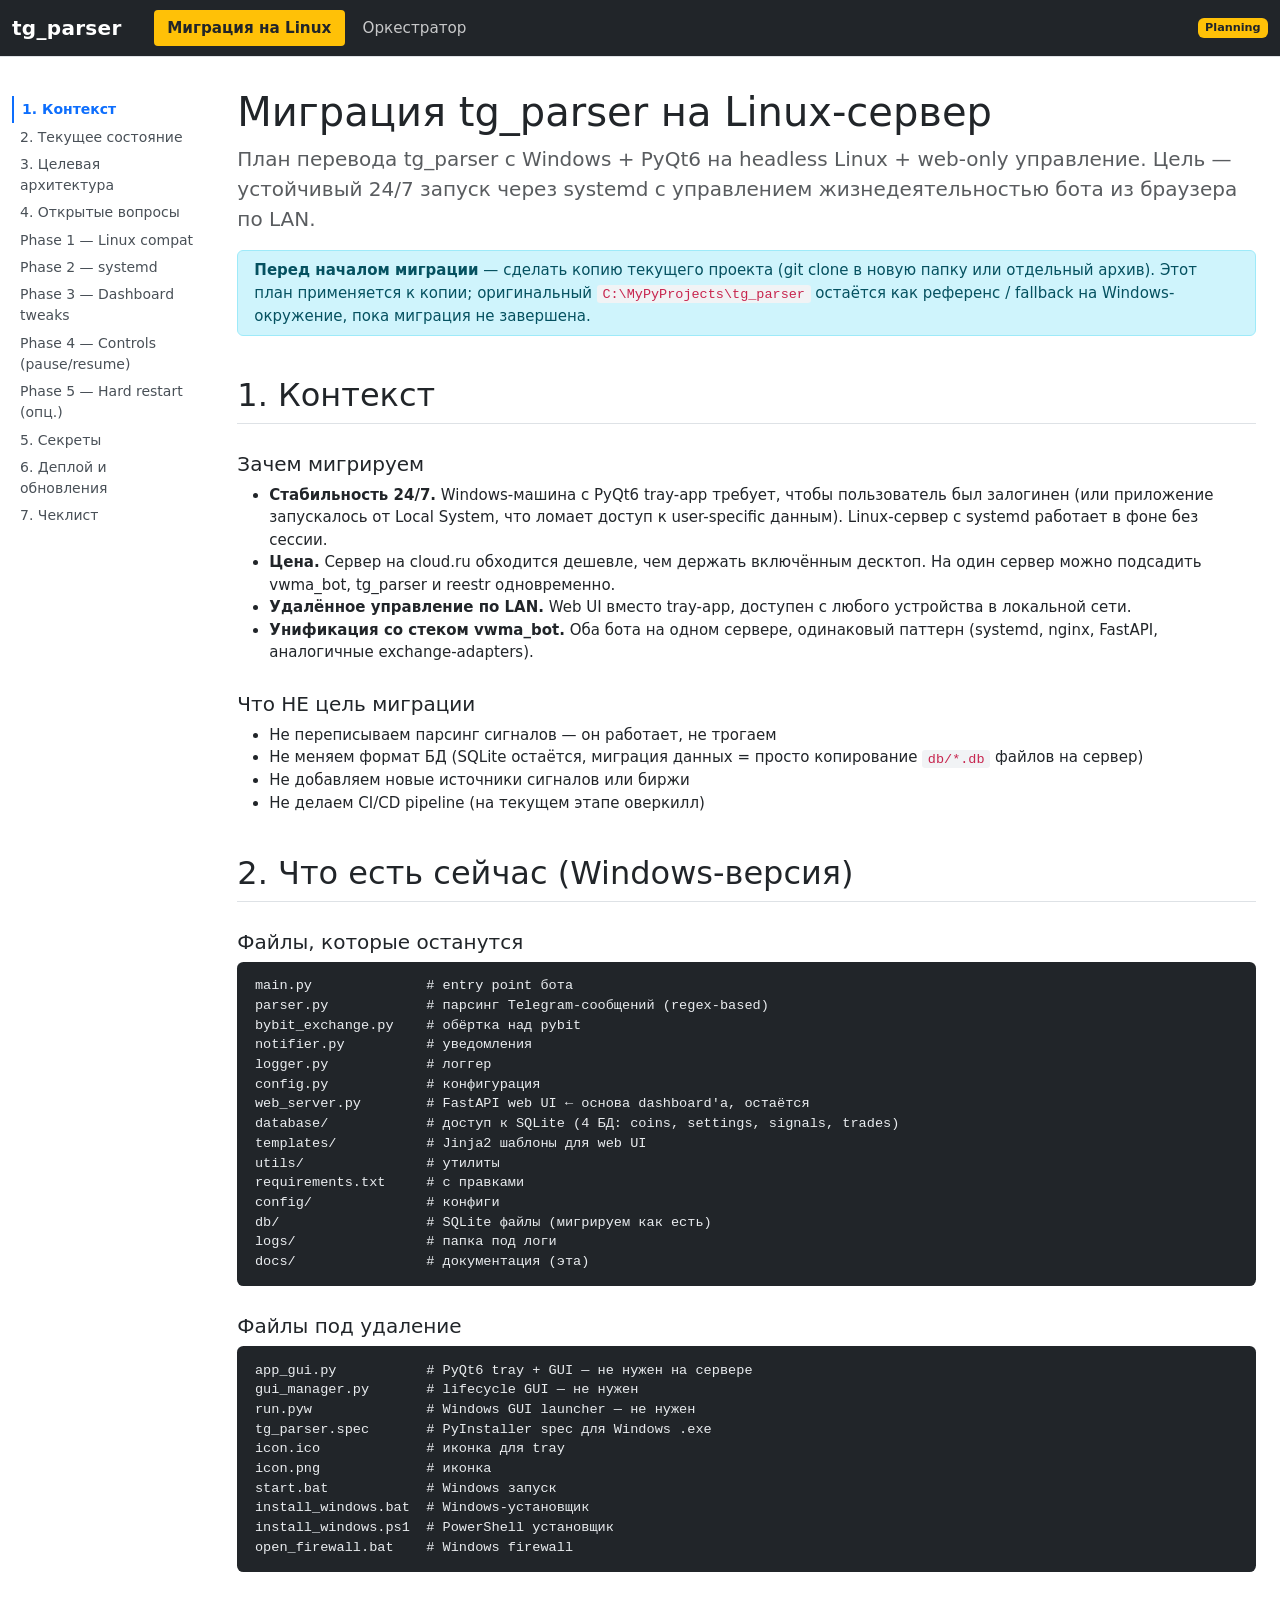
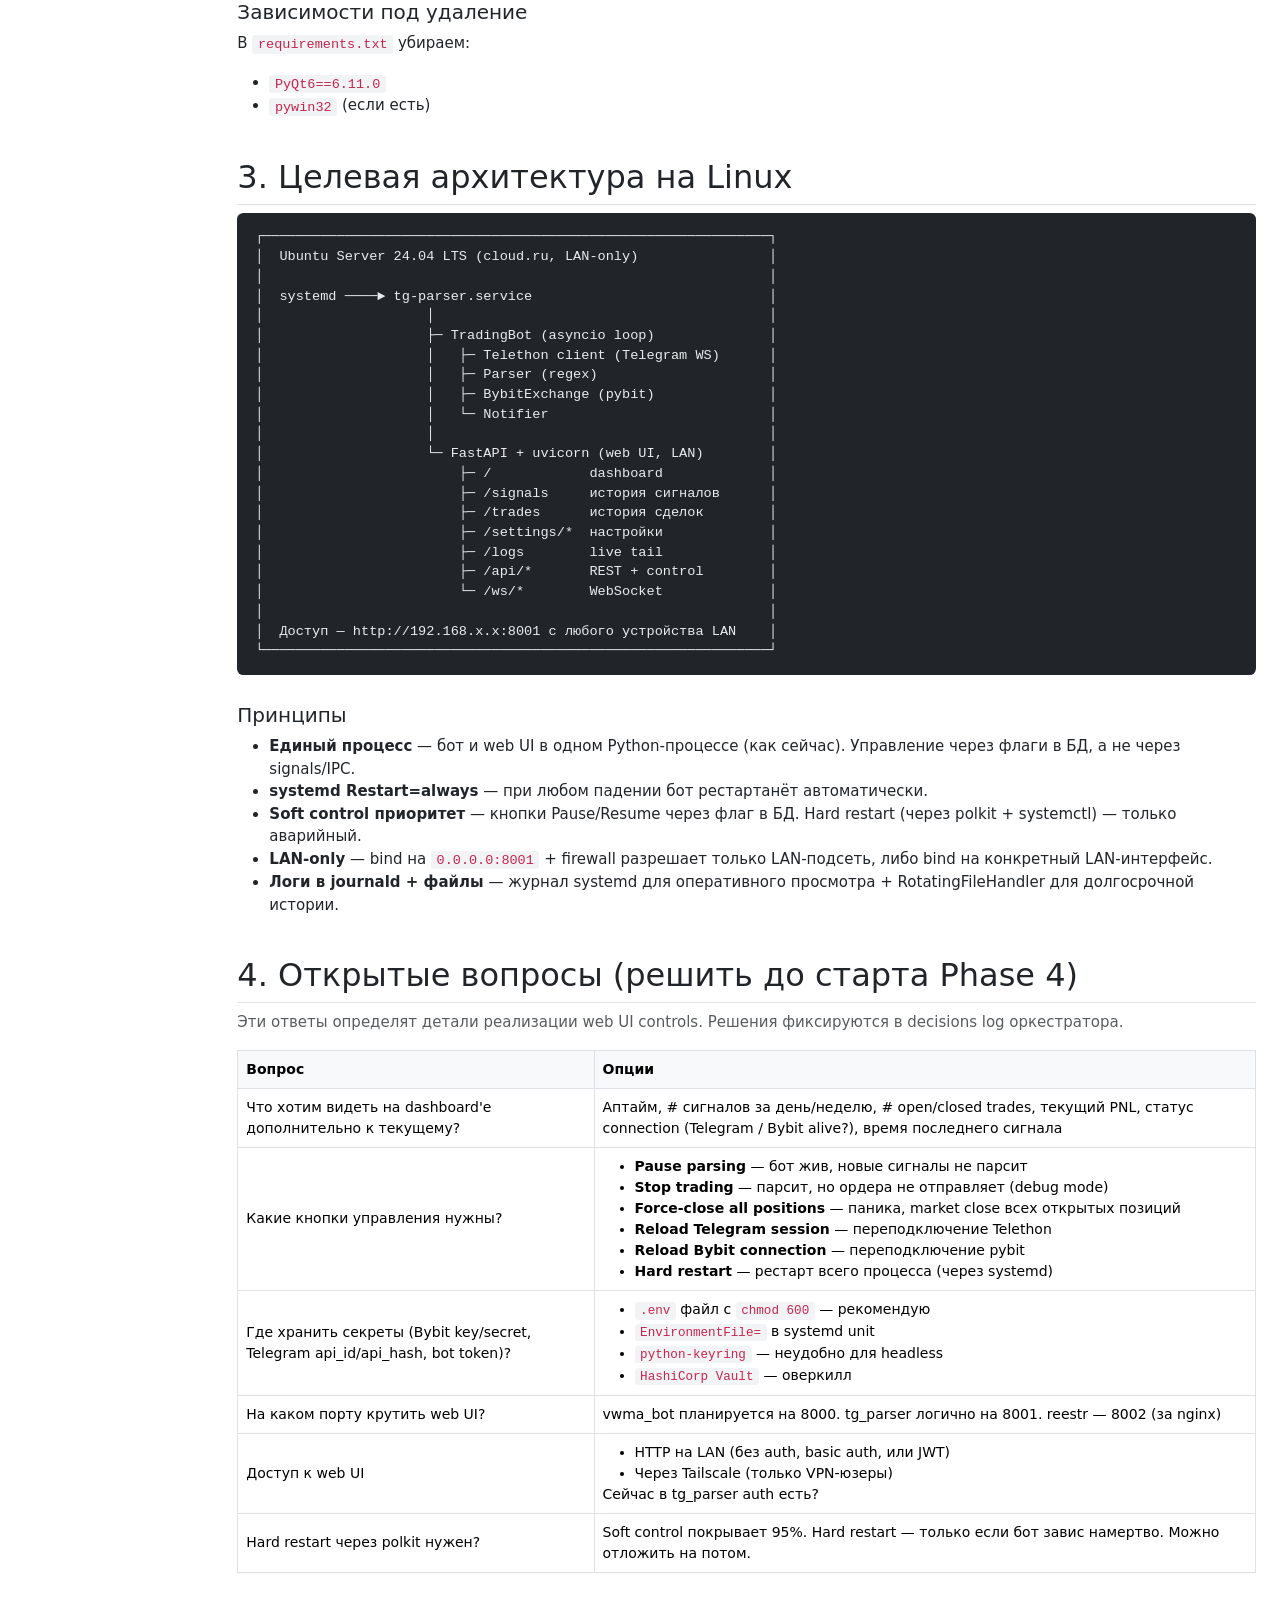
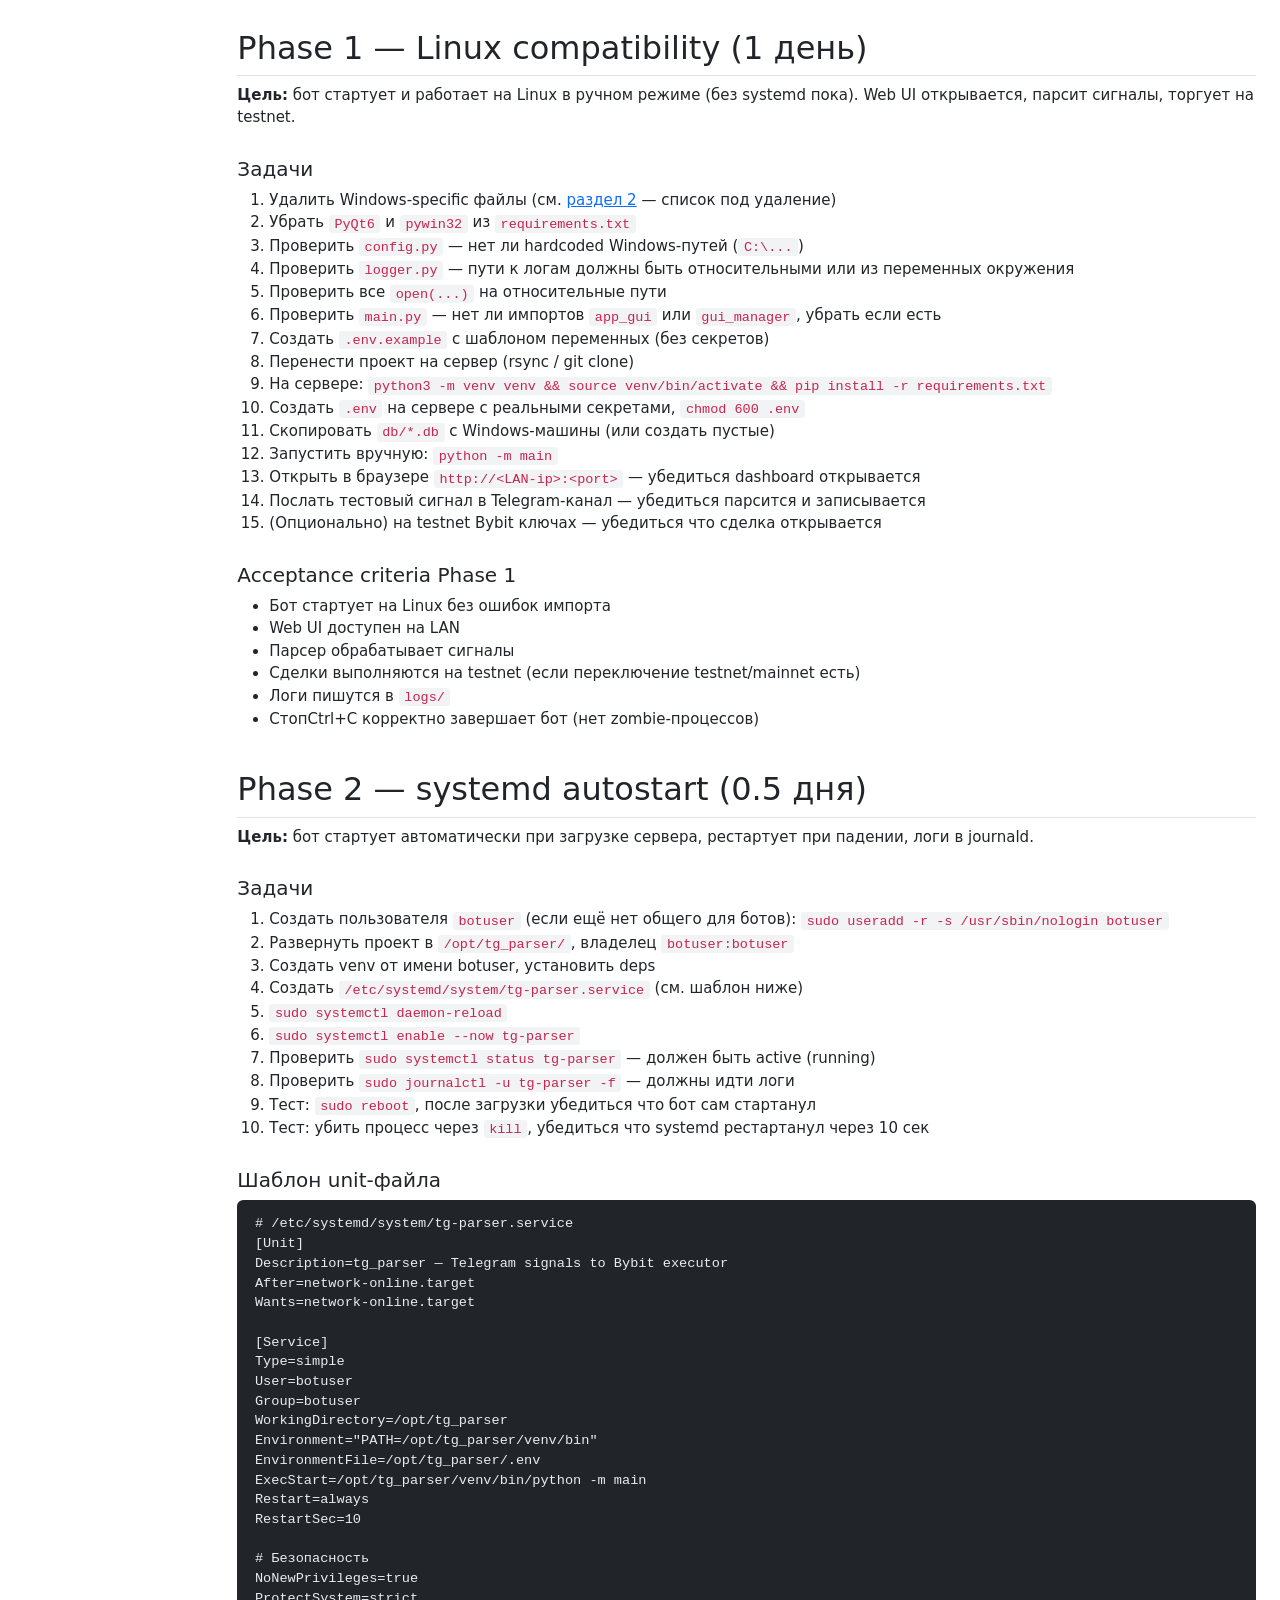
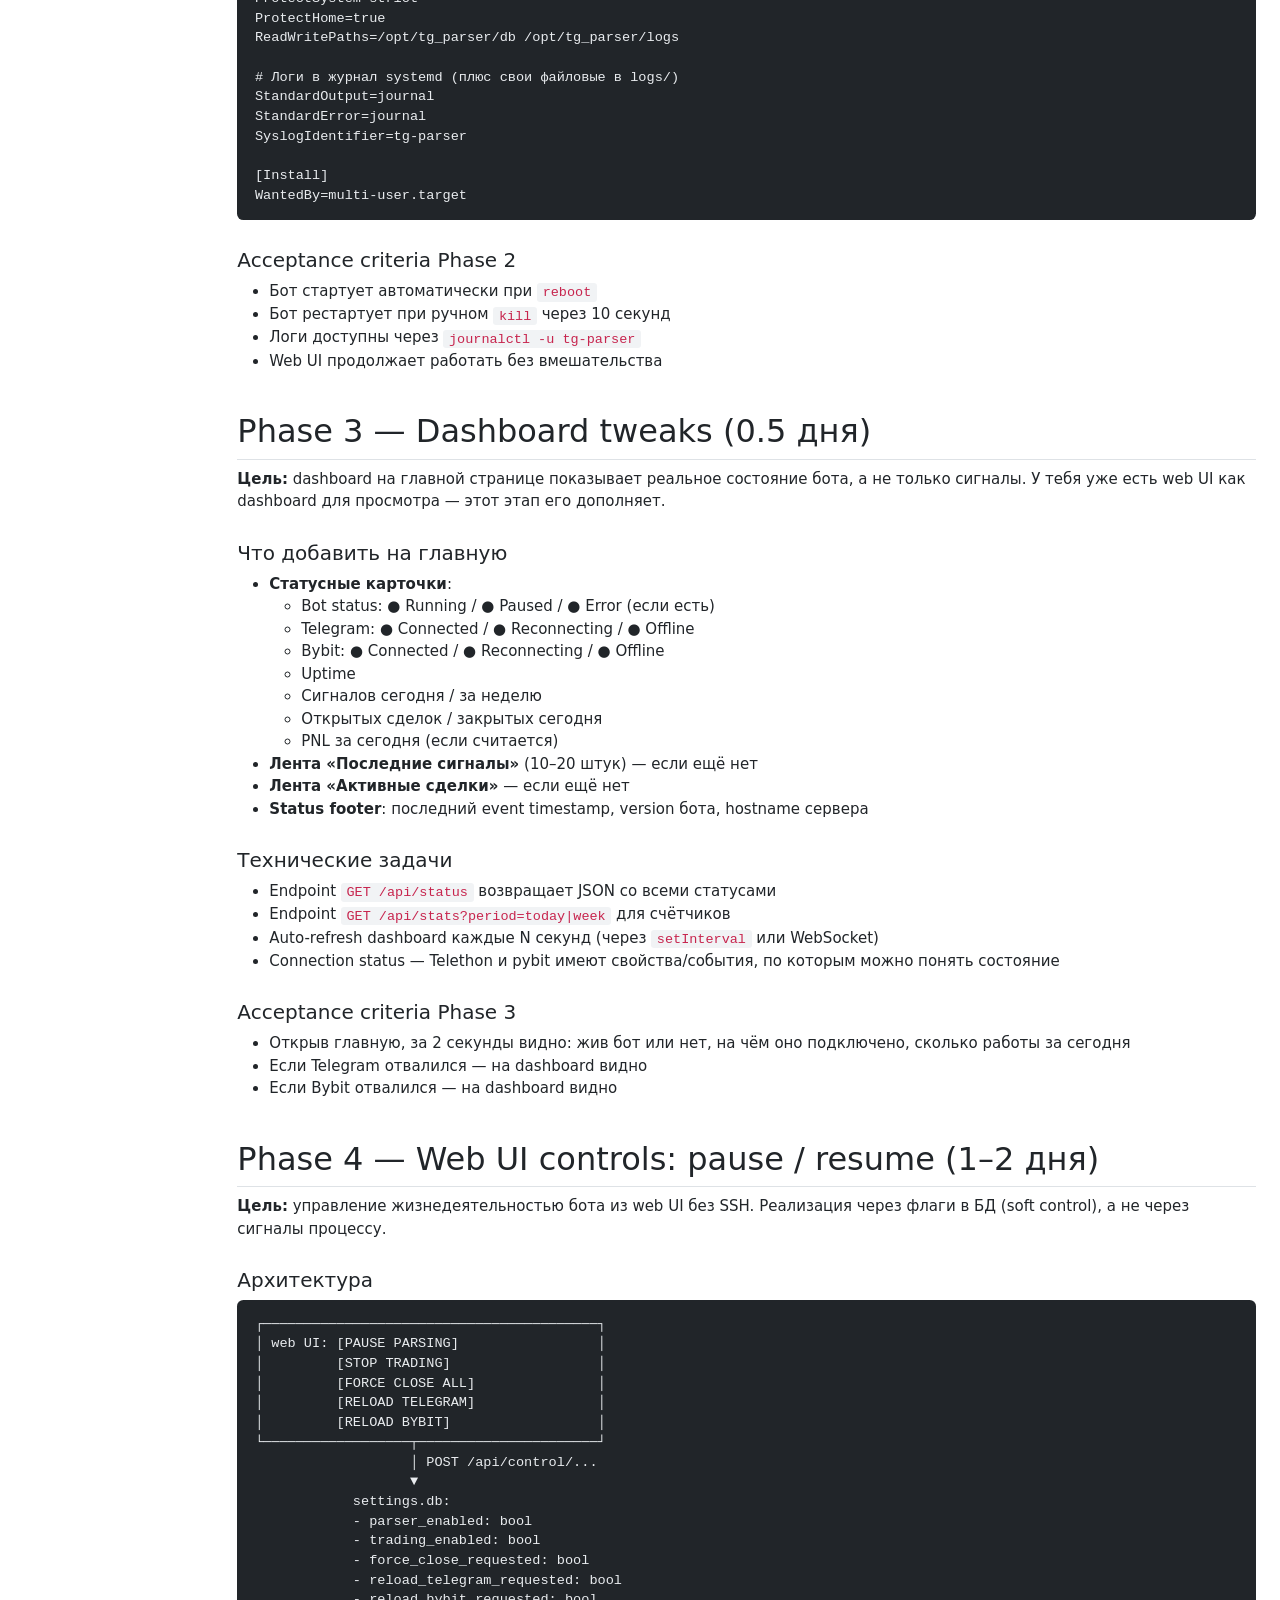
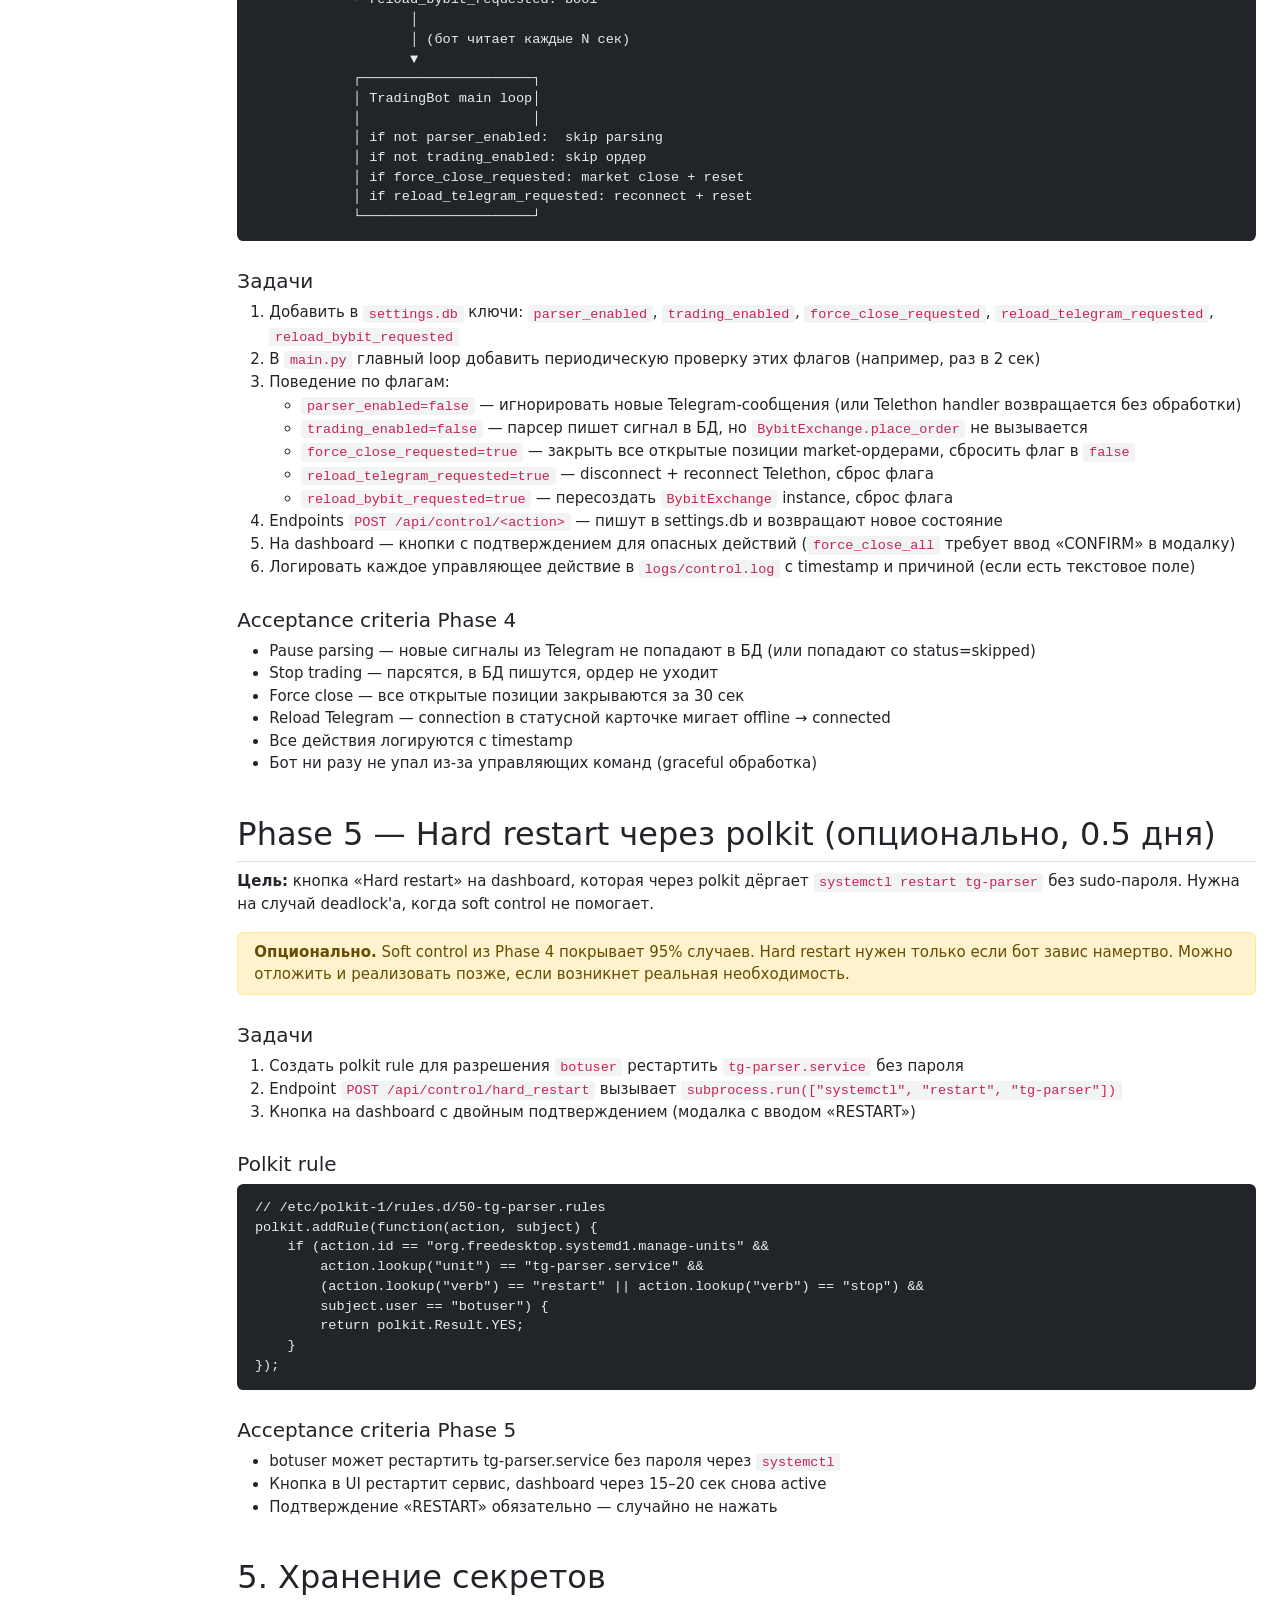
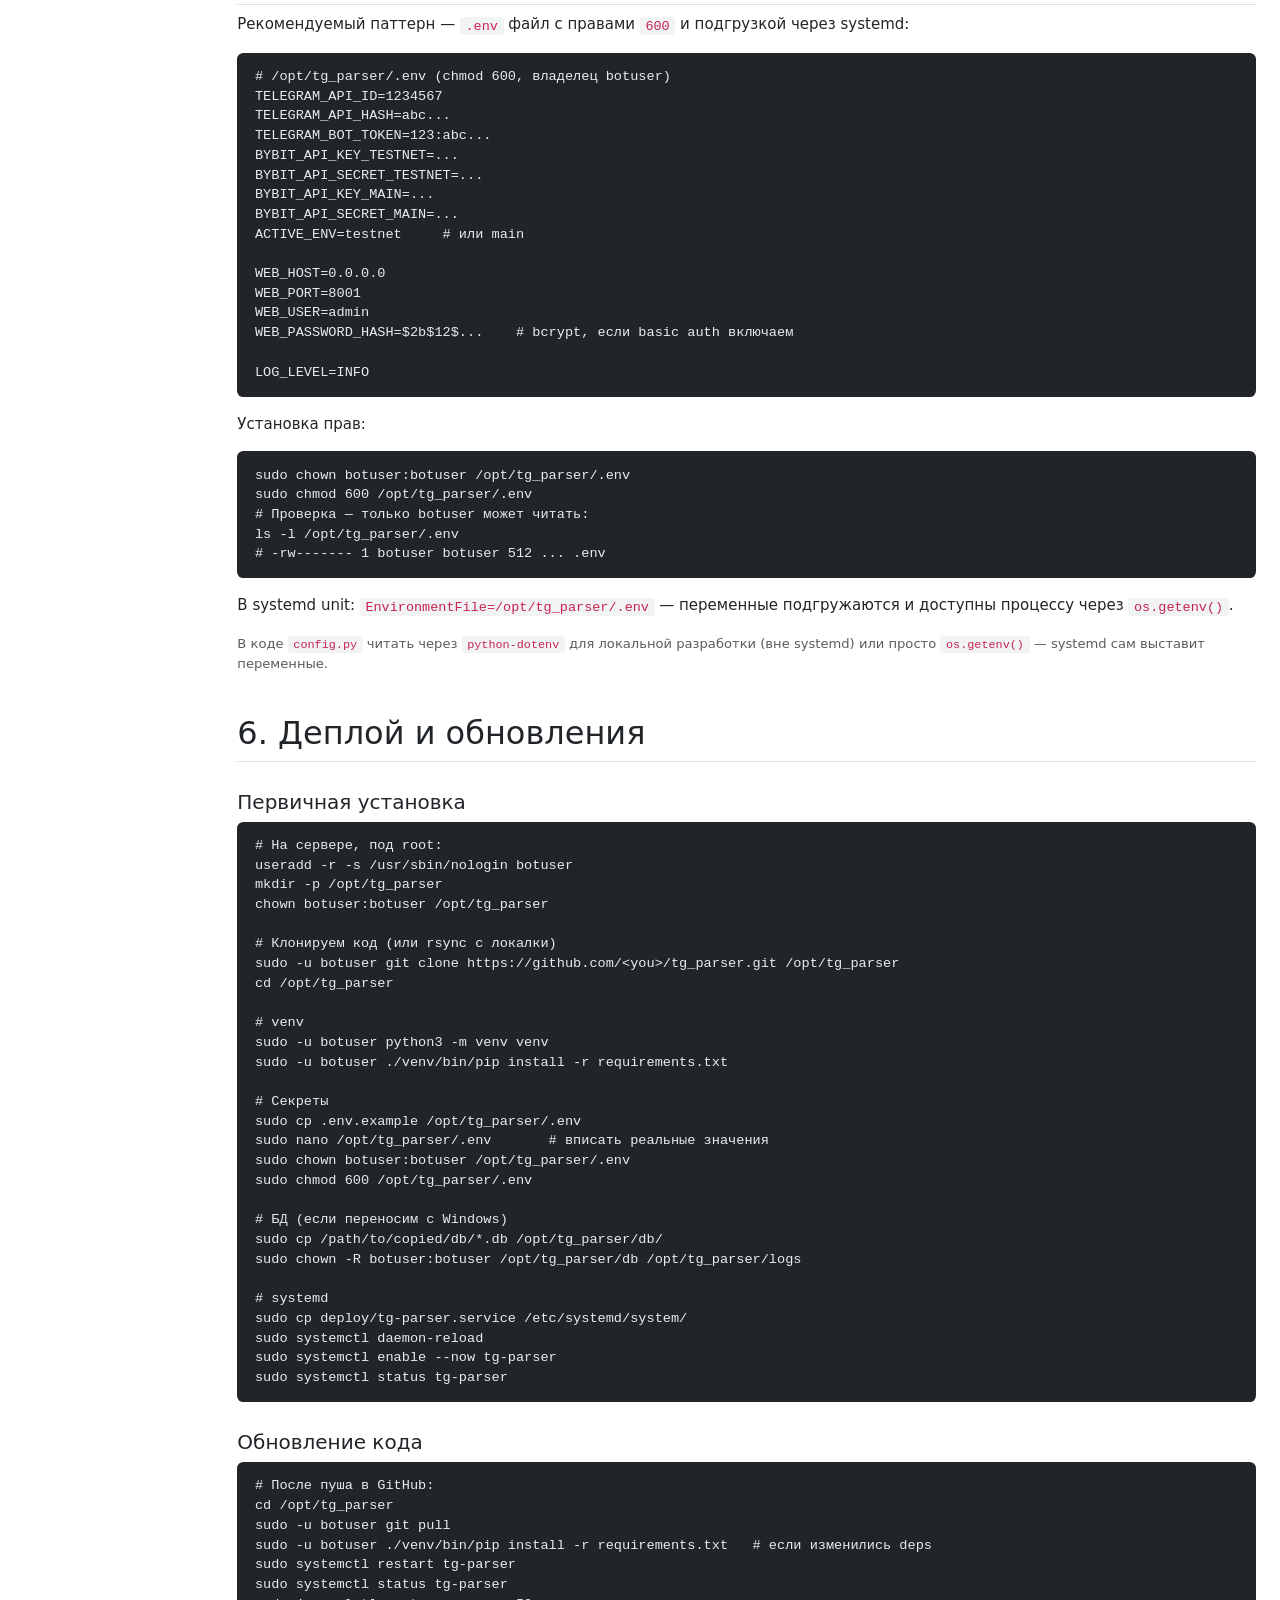
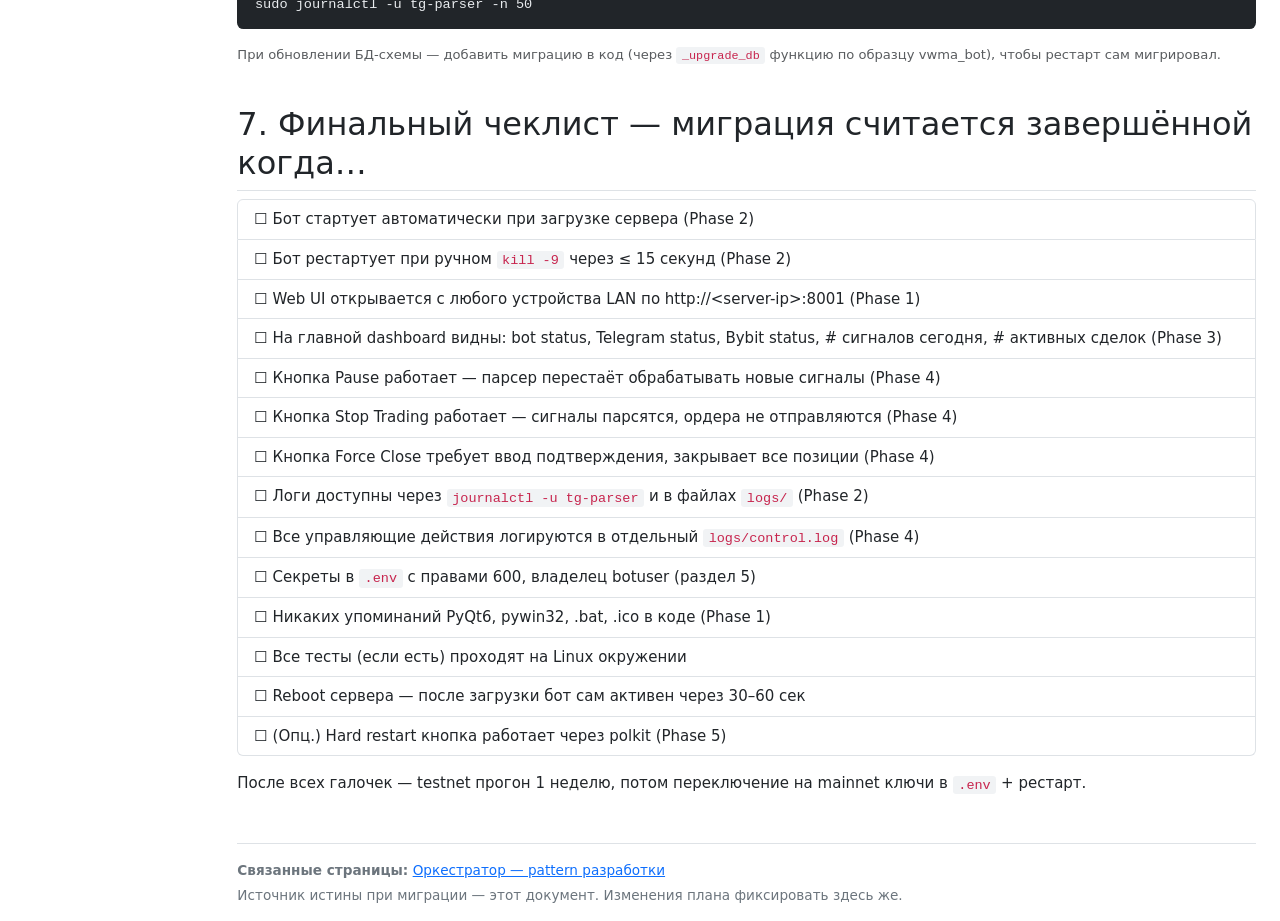
<file: docs/migration_to_linux.html>
<!DOCTYPE html>
<html lang="ru">
<head>
<meta charset="UTF-8">
<meta name="viewport" content="width=device-width, initial-scale=1.0">
<title>tg_parser — Миграция на Linux</title>
<link href="https://cdn.jsdelivr.net/npm/bootstrap@5.3.3/dist/css/bootstrap.min.css" rel="stylesheet">
<link href="_assets/docs.css" rel="stylesheet">
</head>
<body>

<nav class="navbar navbar-expand-lg fixed-top bg-dark navbar-dark doc-nav border-bottom">
  <div class="container-fluid">
    <a class="navbar-brand text-white" href="migration_to_linux.html">tg_parser</a>
    <div class="d-flex align-items-center gap-1 mx-3 flex-grow-1">
      <a class="nav-link active" href="migration_to_linux.html">Миграция на Linux</a>
      <a class="nav-link" href="orchestrator.html">Оркестратор</a>
    </div>
    <span class="badge bg-warning text-dark">Planning</span>
  </div>
</nav>

<div class="container-fluid">
  <div class="row">

    <aside class="col-lg-2 d-none d-lg-block">
      <nav class="sidebar-nav nav flex-column pt-3">
        <a class="nav-link" href="#context">1. Контекст</a>
        <a class="nav-link" href="#current-state">2. Текущее состояние</a>
        <a class="nav-link" href="#target">3. Целевая архитектура</a>
        <a class="nav-link" href="#open-questions">4. Открытые вопросы</a>
        <a class="nav-link" href="#phase1">Phase 1 — Linux compat</a>
        <a class="nav-link" href="#phase2">Phase 2 — systemd</a>
        <a class="nav-link" href="#phase3">Phase 3 — Dashboard tweaks</a>
        <a class="nav-link" href="#phase4">Phase 4 — Controls (pause/resume)</a>
        <a class="nav-link" href="#phase5">Phase 5 — Hard restart (опц.)</a>
        <a class="nav-link" href="#secrets">5. Секреты</a>
        <a class="nav-link" href="#deployment">6. Деплой и обновления</a>
        <a class="nav-link" href="#checklist">7. Чеклист</a>
      </nav>
    </aside>

    <main class="col-lg-10 px-md-4 py-3" id="top">

      <h1 class="display-6">Миграция tg_parser на Linux-сервер</h1>
      <p class="lead text-muted">
        План перевода tg_parser с Windows + PyQt6 на headless Linux + web-only управление. Цель — устойчивый 24/7 запуск через systemd с управлением жизнедеятельностью бота из браузера по LAN.
      </p>

      <div class="alert alert-info py-2">
        <strong>Перед началом миграции</strong> — сделать копию текущего проекта (git clone в новую папку или отдельный архив). Этот план применяется к копии; оригинальный <code>C:\MyPyProjects\tg_parser</code> остаётся как референс / fallback на Windows-окружение, пока миграция не завершена.
      </div>

      <!-- =================== 1. CONTEXT =================== -->
      <section id="context" class="anchor-offset">
        <h2>1. Контекст</h2>

        <h3>Зачем мигрируем</h3>
        <ul>
          <li><strong>Стабильность 24/7.</strong> Windows-машина с PyQt6 tray-app требует, чтобы пользователь был залогинен (или приложение запускалось от Local System, что ломает доступ к user-specific данным). Linux-сервер с systemd работает в фоне без сессии.</li>
          <li><strong>Цена.</strong> Сервер на cloud.ru обходится дешевле, чем держать включённым десктоп. На один сервер можно подсадить vwma_bot, tg_parser и reestr одновременно.</li>
          <li><strong>Удалённое управление по LAN.</strong> Web UI вместо tray-app, доступен с любого устройства в локальной сети.</li>
          <li><strong>Унификация со стеком vwma_bot.</strong> Оба бота на одном сервере, одинаковый паттерн (systemd, nginx, FastAPI, аналогичные exchange-adapters).</li>
        </ul>

        <h3>Что НЕ цель миграции</h3>
        <ul>
          <li>Не переписываем парсинг сигналов — он работает, не трогаем</li>
          <li>Не меняем формат БД (SQLite остаётся, миграция данных = просто копирование <code>db/*.db</code> файлов на сервер)</li>
          <li>Не добавляем новые источники сигналов или биржи</li>
          <li>Не делаем CI/CD pipeline (на текущем этапе оверкилл)</li>
        </ul>
      </section>

      <!-- =================== 2. CURRENT STATE =================== -->
      <section id="current-state" class="anchor-offset">
        <h2>2. Что есть сейчас (Windows-версия)</h2>

        <h3>Файлы, которые останутся</h3>
        <pre class="code-block"><code>main.py              # entry point бота
parser.py            # парсинг Telegram-сообщений (regex-based)
bybit_exchange.py    # обёртка над pybit
notifier.py          # уведомления
logger.py            # логгер
config.py            # конфигурация
web_server.py        # FastAPI web UI ← основа dashboard'а, остаётся
database/            # доступ к SQLite (4 БД: coins, settings, signals, trades)
templates/           # Jinja2 шаблоны для web UI
utils/               # утилиты
requirements.txt     # с правками
config/              # конфиги
db/                  # SQLite файлы (мигрируем как есть)
logs/                # папка под логи
docs/                # документация (эта)</code></pre>

        <h3>Файлы под удаление</h3>
        <pre class="code-block"><code>app_gui.py           # PyQt6 tray + GUI — не нужен на сервере
gui_manager.py       # lifecycle GUI — не нужен
run.pyw              # Windows GUI launcher — не нужен
tg_parser.spec       # PyInstaller spec для Windows .exe
icon.ico             # иконка для tray
icon.png             # иконка
start.bat            # Windows запуск
install_windows.bat  # Windows-установщик
install_windows.ps1  # PowerShell установщик
open_firewall.bat    # Windows firewall</code></pre>

        <h3>Зависимости под удаление</h3>
        <p>В <code>requirements.txt</code> убираем:</p>
        <ul>
          <li><code>PyQt6==6.11.0</code></li>
          <li><code>pywin32</code> (если есть)</li>
        </ul>
      </section>

      <!-- =================== 3. TARGET =================== -->
      <section id="target" class="anchor-offset">
        <h2>3. Целевая архитектура на Linux</h2>

        <pre class="code-block"><code>┌──────────────────────────────────────────────────────────────┐
│  Ubuntu Server 24.04 LTS (cloud.ru, LAN-only)                │
│                                                              │
│  systemd ────► tg-parser.service                             │
│                    │                                         │
│                    ├─ TradingBot (asyncio loop)              │
│                    │   ├─ Telethon client (Telegram WS)      │
│                    │   ├─ Parser (regex)                     │
│                    │   ├─ BybitExchange (pybit)              │
│                    │   └─ Notifier                           │
│                    │                                         │
│                    └─ FastAPI + uvicorn (web UI, LAN)        │
│                        ├─ /            dashboard             │
│                        ├─ /signals     история сигналов      │
│                        ├─ /trades      история сделок        │
│                        ├─ /settings/*  настройки             │
│                        ├─ /logs        live tail             │
│                        ├─ /api/*       REST + control        │
│                        └─ /ws/*        WebSocket             │
│                                                              │
│  Доступ — http://192.168.x.x:8001 с любого устройства LAN    │
└──────────────────────────────────────────────────────────────┘</code></pre>

        <h3>Принципы</h3>
        <ul>
          <li><strong>Единый процесс</strong> — бот и web UI в одном Python-процессе (как сейчас). Управление через флаги в БД, а не через signals/IPC.</li>
          <li><strong>systemd Restart=always</strong> — при любом падении бот рестартанёт автоматически.</li>
          <li><strong>Soft control приоритет</strong> — кнопки Pause/Resume через флаг в БД. Hard restart (через polkit + systemctl) — только аварийный.</li>
          <li><strong>LAN-only</strong> — bind на <code>0.0.0.0:8001</code> + firewall разрешает только LAN-подсеть, либо bind на конкретный LAN-интерфейс.</li>
          <li><strong>Логи в journald + файлы</strong> — журнал systemd для оперативного просмотра + RotatingFileHandler для долгосрочной истории.</li>
        </ul>
      </section>

      <!-- =================== 4. OPEN QUESTIONS =================== -->
      <section id="open-questions" class="anchor-offset">
        <h2>4. Открытые вопросы (решить до старта Phase 4)</h2>
        <p class="text-muted">Эти ответы определят детали реализации web UI controls. Решения фиксируются в decisions log оркестратора.</p>

        <div class="table-responsive">
          <table class="table table-fixed table-bordered">
            <thead><tr><th style="width:35%;">Вопрос</th><th>Опции</th></tr></thead>
            <tbody>
              <tr>
                <td>Что хотим видеть на dashboard'е дополнительно к текущему?</td>
                <td>Аптайм, # сигналов за день/неделю, # open/closed trades, текущий PNL, статус connection (Telegram / Bybit alive?), время последнего сигнала</td>
              </tr>
              <tr>
                <td>Какие кнопки управления нужны?</td>
                <td>
                  <ul class="mb-0">
                    <li><strong>Pause parsing</strong> — бот жив, новые сигналы не парсит</li>
                    <li><strong>Stop trading</strong> — парсит, но ордера не отправляет (debug mode)</li>
                    <li><strong>Force-close all positions</strong> — паника, market close всех открытых позиций</li>
                    <li><strong>Reload Telegram session</strong> — переподключение Telethon</li>
                    <li><strong>Reload Bybit connection</strong> — переподключение pybit</li>
                    <li><strong>Hard restart</strong> — рестарт всего процесса (через systemd)</li>
                  </ul>
                </td>
              </tr>
              <tr>
                <td>Где хранить секреты (Bybit key/secret, Telegram api_id/api_hash, bot token)?</td>
                <td>
                  <ul class="mb-0">
                    <li><code>.env</code> файл с <code>chmod 600</code> — рекомендую</li>
                    <li><code>EnvironmentFile=</code> в systemd unit</li>
                    <li><code>python-keyring</code> — неудобно для headless</li>
                    <li><code>HashiCorp Vault</code> — оверкилл</li>
                  </ul>
                </td>
              </tr>
              <tr>
                <td>На каком порту крутить web UI?</td>
                <td>vwma_bot планируется на 8000. tg_parser логично на 8001. reestr — 8002 (за nginx)</td>
              </tr>
              <tr>
                <td>Доступ к web UI</td>
                <td>
                  <ul class="mb-0">
                    <li>HTTP на LAN (без auth, basic auth, или JWT)</li>
                    <li>Через Tailscale (только VPN-юзеры)</li>
                  </ul>
                  Сейчас в tg_parser auth есть?
                </td>
              </tr>
              <tr>
                <td>Hard restart через polkit нужен?</td>
                <td>Soft control покрывает 95%. Hard restart — только если бот завис намертво. Можно отложить на потом.</td>
              </tr>
            </tbody>
          </table>
        </div>
      </section>

      <!-- =================== PHASE 1 =================== -->
      <section id="phase1" class="anchor-offset">
        <h2>Phase 1 — Linux compatibility (1 день)</h2>

        <p><strong>Цель:</strong> бот стартует и работает на Linux в ручном режиме (без systemd пока). Web UI открывается, парсит сигналы, торгует на testnet.</p>

        <h3>Задачи</h3>
        <ol>
          <li>Удалить Windows-specific файлы (см. <a href="#current-state">раздел 2</a> — список под удаление)</li>
          <li>Убрать <code>PyQt6</code> и <code>pywin32</code> из <code>requirements.txt</code></li>
          <li>Проверить <code>config.py</code> — нет ли hardcoded Windows-путей (<code>C:\...</code>)</li>
          <li>Проверить <code>logger.py</code> — пути к логам должны быть относительными или из переменных окружения</li>
          <li>Проверить все <code>open(...)</code> на относительные пути</li>
          <li>Проверить <code>main.py</code> — нет ли импортов <code>app_gui</code> или <code>gui_manager</code>, убрать если есть</li>
          <li>Создать <code>.env.example</code> с шаблоном переменных (без секретов)</li>
          <li>Перенести проект на сервер (rsync / git clone)</li>
          <li>На сервере: <code>python3 -m venv venv && source venv/bin/activate && pip install -r requirements.txt</code></li>
          <li>Создать <code>.env</code> на сервере с реальными секретами, <code>chmod 600 .env</code></li>
          <li>Скопировать <code>db/*.db</code> с Windows-машины (или создать пустые)</li>
          <li>Запустить вручную: <code>python -m main</code></li>
          <li>Открыть в браузере <code>http://&lt;LAN-ip&gt;:&lt;port&gt;</code> — убедиться dashboard открывается</li>
          <li>Послать тестовый сигнал в Telegram-канал — убедиться парсится и записывается</li>
          <li>(Опционально) на testnet Bybit ключах — убедиться что сделка открывается</li>
        </ol>

        <h3>Acceptance criteria Phase 1</h3>
        <ul>
          <li>Бот стартует на Linux без ошибок импорта</li>
          <li>Web UI доступен на LAN</li>
          <li>Парсер обрабатывает сигналы</li>
          <li>Сделки выполняются на testnet (если переключение testnet/mainnet есть)</li>
          <li>Логи пишутся в <code>logs/</code></li>
          <li>СтопCtrl+C корректно завершает бот (нет zombie-процессов)</li>
        </ul>
      </section>

      <!-- =================== PHASE 2 =================== -->
      <section id="phase2" class="anchor-offset">
        <h2>Phase 2 — systemd autostart (0.5 дня)</h2>

        <p><strong>Цель:</strong> бот стартует автоматически при загрузке сервера, рестартует при падении, логи в journald.</p>

        <h3>Задачи</h3>
        <ol>
          <li>Создать пользователя <code>botuser</code> (если ещё нет общего для ботов): <code>sudo useradd -r -s /usr/sbin/nologin botuser</code></li>
          <li>Развернуть проект в <code>/opt/tg_parser/</code>, владелец <code>botuser:botuser</code></li>
          <li>Создать venv от имени botuser, установить deps</li>
          <li>Создать <code>/etc/systemd/system/tg-parser.service</code> (см. шаблон ниже)</li>
          <li><code>sudo systemctl daemon-reload</code></li>
          <li><code>sudo systemctl enable --now tg-parser</code></li>
          <li>Проверить <code>sudo systemctl status tg-parser</code> — должен быть active (running)</li>
          <li>Проверить <code>sudo journalctl -u tg-parser -f</code> — должны идти логи</li>
          <li>Тест: <code>sudo reboot</code>, после загрузки убедиться что бот сам стартанул</li>
          <li>Тест: убить процесс через <code>kill</code>, убедиться что systemd рестартанул через 10 сек</li>
        </ol>

        <h3>Шаблон unit-файла</h3>
        <pre class="code-block"><code># /etc/systemd/system/tg-parser.service
[Unit]
Description=tg_parser — Telegram signals to Bybit executor
After=network-online.target
Wants=network-online.target

[Service]
Type=simple
User=botuser
Group=botuser
WorkingDirectory=/opt/tg_parser
Environment="PATH=/opt/tg_parser/venv/bin"
EnvironmentFile=/opt/tg_parser/.env
ExecStart=/opt/tg_parser/venv/bin/python -m main
Restart=always
RestartSec=10

# Безопасность
NoNewPrivileges=true
ProtectSystem=strict
ProtectHome=true
ReadWritePaths=/opt/tg_parser/db /opt/tg_parser/logs

# Логи в журнал systemd (плюс свои файловые в logs/)
StandardOutput=journal
StandardError=journal
SyslogIdentifier=tg-parser

[Install]
WantedBy=multi-user.target</code></pre>

        <h3>Acceptance criteria Phase 2</h3>
        <ul>
          <li>Бот стартует автоматически при <code>reboot</code></li>
          <li>Бот рестартует при ручном <code>kill</code> через 10 секунд</li>
          <li>Логи доступны через <code>journalctl -u tg-parser</code></li>
          <li>Web UI продолжает работать без вмешательства</li>
        </ul>
      </section>

      <!-- =================== PHASE 3 =================== -->
      <section id="phase3" class="anchor-offset">
        <h2>Phase 3 — Dashboard tweaks (0.5 дня)</h2>

        <p><strong>Цель:</strong> dashboard на главной странице показывает реальное состояние бота, а не только сигналы. У тебя уже есть web UI как dashboard для просмотра — этот этап его дополняет.</p>

        <h3>Что добавить на главную</h3>
        <ul>
          <li><strong>Статусные карточки</strong>:
            <ul>
              <li>Bot status: ● Running / ● Paused / ● Error (если есть)</li>
              <li>Telegram: ● Connected / ● Reconnecting / ● Offline</li>
              <li>Bybit: ● Connected / ● Reconnecting / ● Offline</li>
              <li>Uptime</li>
              <li>Сигналов сегодня / за неделю</li>
              <li>Открытых сделок / закрытых сегодня</li>
              <li>PNL за сегодня (если считается)</li>
            </ul>
          </li>
          <li><strong>Лента «Последние сигналы»</strong> (10–20 штук) — если ещё нет</li>
          <li><strong>Лента «Активные сделки»</strong> — если ещё нет</li>
          <li><strong>Status footer</strong>: последний event timestamp, version бота, hostname сервера</li>
        </ul>

        <h3>Технические задачи</h3>
        <ul>
          <li>Endpoint <code>GET /api/status</code> возвращает JSON со всеми статусами</li>
          <li>Endpoint <code>GET /api/stats?period=today|week</code> для счётчиков</li>
          <li>Auto-refresh dashboard каждые N секунд (через <code>setInterval</code> или WebSocket)</li>
          <li>Connection status — Telethon и pybit имеют свойства/события, по которым можно понять состояние</li>
        </ul>

        <h3>Acceptance criteria Phase 3</h3>
        <ul>
          <li>Открыв главную, за 2 секунды видно: жив бот или нет, на чём оно подключено, сколько работы за сегодня</li>
          <li>Если Telegram отвалился — на dashboard видно</li>
          <li>Если Bybit отвалился — на dashboard видно</li>
        </ul>
      </section>

      <!-- =================== PHASE 4 =================== -->
      <section id="phase4" class="anchor-offset">
        <h2>Phase 4 — Web UI controls: pause / resume (1–2 дня)</h2>

        <p><strong>Цель:</strong> управление жизнедеятельностью бота из web UI без SSH. Реализация через флаги в БД (soft control), а не через сигналы процессу.</p>

        <h3>Архитектура</h3>
        <pre class="code-block"><code>┌─────────────────────────────────────────┐
│ web UI: [PAUSE PARSING]                 │
│         [STOP TRADING]                  │
│         [FORCE CLOSE ALL]               │
│         [RELOAD TELEGRAM]               │
│         [RELOAD BYBIT]                  │
└──────────────────┬──────────────────────┘
                   │ POST /api/control/...
                   ▼
            settings.db:
            - parser_enabled: bool
            - trading_enabled: bool
            - force_close_requested: bool
            - reload_telegram_requested: bool
            - reload_bybit_requested: bool
                   │
                   │ (бот читает каждые N сек)
                   ▼
            ┌─────────────────────┐
            │ TradingBot main loop│
            │                     │
            │ if not parser_enabled:  skip parsing
            │ if not trading_enabled: skip ордер
            │ if force_close_requested: market close + reset
            │ if reload_telegram_requested: reconnect + reset
            └─────────────────────┘</code></pre>

        <h3>Задачи</h3>
        <ol>
          <li>Добавить в <code>settings.db</code> ключи: <code>parser_enabled</code>, <code>trading_enabled</code>, <code>force_close_requested</code>, <code>reload_telegram_requested</code>, <code>reload_bybit_requested</code></li>
          <li>В <code>main.py</code> главный loop добавить периодическую проверку этих флагов (например, раз в 2 сек)</li>
          <li>Поведение по флагам:
            <ul>
              <li><code>parser_enabled=false</code> — игнорировать новые Telegram-сообщения (или Telethon handler возвращается без обработки)</li>
              <li><code>trading_enabled=false</code> — парсер пишет сигнал в БД, но <code>BybitExchange.place_order</code> не вызывается</li>
              <li><code>force_close_requested=true</code> — закрыть все открытые позиции market-ордерами, сбросить флаг в <code>false</code></li>
              <li><code>reload_telegram_requested=true</code> — disconnect + reconnect Telethon, сброс флага</li>
              <li><code>reload_bybit_requested=true</code> — пересоздать <code>BybitExchange</code> instance, сброс флага</li>
            </ul>
          </li>
          <li>Endpoints <code>POST /api/control/&lt;action&gt;</code> — пишут в settings.db и возвращают новое состояние</li>
          <li>На dashboard — кнопки с подтверждением для опасных действий (<code>force_close_all</code> требует ввод «CONFIRM» в модалку)</li>
          <li>Логировать каждое управляющее действие в <code>logs/control.log</code> с timestamp и причиной (если есть текстовое поле)</li>
        </ol>

        <h3>Acceptance criteria Phase 4</h3>
        <ul>
          <li>Pause parsing — новые сигналы из Telegram не попадают в БД (или попадают со status=skipped)</li>
          <li>Stop trading — парсятся, в БД пишутся, ордер не уходит</li>
          <li>Force close — все открытые позиции закрываются за 30 сек</li>
          <li>Reload Telegram — connection в статусной карточке мигает offline → connected</li>
          <li>Все действия логируются с timestamp</li>
          <li>Бот ни разу не упал из-за управляющих команд (graceful обработка)</li>
        </ul>
      </section>

      <!-- =================== PHASE 5 =================== -->
      <section id="phase5" class="anchor-offset">
        <h2>Phase 5 — Hard restart через polkit (опционально, 0.5 дня)</h2>

        <p><strong>Цель:</strong> кнопка «Hard restart» на dashboard, которая через polkit дёргает <code>systemctl restart tg-parser</code> без sudo-пароля. Нужна на случай deadlock'а, когда soft control не помогает.</p>

        <p class="alert alert-warning py-2"><strong>Опционально.</strong> Soft control из Phase 4 покрывает 95% случаев. Hard restart нужен только если бот завис намертво. Можно отложить и реализовать позже, если возникнет реальная необходимость.</p>

        <h3>Задачи</h3>
        <ol>
          <li>Создать polkit rule для разрешения <code>botuser</code> рестартить <code>tg-parser.service</code> без пароля</li>
          <li>Endpoint <code>POST /api/control/hard_restart</code> вызывает <code>subprocess.run(["systemctl", "restart", "tg-parser"])</code></li>
          <li>Кнопка на dashboard с двойным подтверждением (модалка с вводом «RESTART»)</li>
        </ol>

        <h3>Polkit rule</h3>
        <pre class="code-block"><code>// /etc/polkit-1/rules.d/50-tg-parser.rules
polkit.addRule(function(action, subject) {
    if (action.id == "org.freedesktop.systemd1.manage-units" &amp;&amp;
        action.lookup("unit") == "tg-parser.service" &amp;&amp;
        (action.lookup("verb") == "restart" || action.lookup("verb") == "stop") &amp;&amp;
        subject.user == "botuser") {
        return polkit.Result.YES;
    }
});</code></pre>

        <h3>Acceptance criteria Phase 5</h3>
        <ul>
          <li>botuser может рестартить tg-parser.service без пароля через <code>systemctl</code></li>
          <li>Кнопка в UI рестартит сервис, dashboard через 15–20 сек снова active</li>
          <li>Подтверждение «RESTART» обязательно — случайно не нажать</li>
        </ul>
      </section>

      <!-- =================== 5. SECRETS =================== -->
      <section id="secrets" class="anchor-offset">
        <h2>5. Хранение секретов</h2>

        <p>Рекомендуемый паттерн — <code>.env</code> файл с правами <code>600</code> и подгрузкой через systemd:</p>

        <pre class="code-block"><code># /opt/tg_parser/.env (chmod 600, владелец botuser)
TELEGRAM_API_ID=1234567
TELEGRAM_API_HASH=abc...
TELEGRAM_BOT_TOKEN=123:abc...
BYBIT_API_KEY_TESTNET=...
BYBIT_API_SECRET_TESTNET=...
BYBIT_API_KEY_MAIN=...
BYBIT_API_SECRET_MAIN=...
ACTIVE_ENV=testnet     # или main

WEB_HOST=0.0.0.0
WEB_PORT=8001
WEB_USER=admin
WEB_PASSWORD_HASH=$2b$12$...    # bcrypt, если basic auth включаем

LOG_LEVEL=INFO</code></pre>

        <p>Установка прав:</p>
        <pre class="code-block"><code>sudo chown botuser:botuser /opt/tg_parser/.env
sudo chmod 600 /opt/tg_parser/.env
# Проверка — только botuser может читать:
ls -l /opt/tg_parser/.env
# -rw------- 1 botuser botuser 512 ... .env</code></pre>

        <p>В systemd unit: <code>EnvironmentFile=/opt/tg_parser/.env</code> — переменные подгружаются и доступны процессу через <code>os.getenv()</code>.</p>

        <p class="text-muted small">В коде <code>config.py</code> читать через <code>python-dotenv</code> для локальной разработки (вне systemd) или просто <code>os.getenv()</code> — systemd сам выставит переменные.</p>
      </section>

      <!-- =================== 6. DEPLOYMENT =================== -->
      <section id="deployment" class="anchor-offset">
        <h2>6. Деплой и обновления</h2>

        <h3>Первичная установка</h3>
        <pre class="code-block"><code># На сервере, под root:
useradd -r -s /usr/sbin/nologin botuser
mkdir -p /opt/tg_parser
chown botuser:botuser /opt/tg_parser

# Клонируем код (или rsync с локалки)
sudo -u botuser git clone https://github.com/&lt;you&gt;/tg_parser.git /opt/tg_parser
cd /opt/tg_parser

# venv
sudo -u botuser python3 -m venv venv
sudo -u botuser ./venv/bin/pip install -r requirements.txt

# Секреты
sudo cp .env.example /opt/tg_parser/.env
sudo nano /opt/tg_parser/.env       # вписать реальные значения
sudo chown botuser:botuser /opt/tg_parser/.env
sudo chmod 600 /opt/tg_parser/.env

# БД (если переносим с Windows)
sudo cp /path/to/copied/db/*.db /opt/tg_parser/db/
sudo chown -R botuser:botuser /opt/tg_parser/db /opt/tg_parser/logs

# systemd
sudo cp deploy/tg-parser.service /etc/systemd/system/
sudo systemctl daemon-reload
sudo systemctl enable --now tg-parser
sudo systemctl status tg-parser</code></pre>

        <h3>Обновление кода</h3>
        <pre class="code-block"><code># После пуша в GitHub:
cd /opt/tg_parser
sudo -u botuser git pull
sudo -u botuser ./venv/bin/pip install -r requirements.txt   # если изменились deps
sudo systemctl restart tg-parser
sudo systemctl status tg-parser
sudo journalctl -u tg-parser -n 50</code></pre>

        <p class="text-muted small">При обновлении БД-схемы — добавить миграцию в код (через <code>_upgrade_db</code> функцию по образцу vwma_bot), чтобы рестарт сам мигрировал.</p>
      </section>

      <!-- =================== 7. CHECKLIST =================== -->
      <section id="checklist" class="anchor-offset">
        <h2>7. Финальный чеклист — миграция считается завершённой когда…</h2>

        <ul class="list-group">
          <li class="list-group-item">☐ Бот стартует автоматически при загрузке сервера (Phase 2)</li>
          <li class="list-group-item">☐ Бот рестартует при ручном <code>kill -9</code> через ≤ 15 секунд (Phase 2)</li>
          <li class="list-group-item">☐ Web UI открывается с любого устройства LAN по http://&lt;server-ip&gt;:8001 (Phase 1)</li>
          <li class="list-group-item">☐ На главной dashboard видны: bot status, Telegram status, Bybit status, # сигналов сегодня, # активных сделок (Phase 3)</li>
          <li class="list-group-item">☐ Кнопка Pause работает — парсер перестаёт обрабатывать новые сигналы (Phase 4)</li>
          <li class="list-group-item">☐ Кнопка Stop Trading работает — сигналы парсятся, ордера не отправляются (Phase 4)</li>
          <li class="list-group-item">☐ Кнопка Force Close требует ввод подтверждения, закрывает все позиции (Phase 4)</li>
          <li class="list-group-item">☐ Логи доступны через <code>journalctl -u tg-parser</code> и в файлах <code>logs/</code> (Phase 2)</li>
          <li class="list-group-item">☐ Все управляющие действия логируются в отдельный <code>logs/control.log</code> (Phase 4)</li>
          <li class="list-group-item">☐ Секреты в <code>.env</code> с правами 600, владелец botuser (раздел 5)</li>
          <li class="list-group-item">☐ Никаких упоминаний PyQt6, pywin32, .bat, .ico в коде (Phase 1)</li>
          <li class="list-group-item">☐ Все тесты (если есть) проходят на Linux окружении</li>
          <li class="list-group-item">☐ Reboot сервера — после загрузки бот сам активен через 30–60 сек</li>
          <li class="list-group-item">☐ (Опц.) Hard restart кнопка работает через polkit (Phase 5)</li>
        </ul>

        <p class="mt-3">После всех галочек — testnet прогон 1 неделю, потом переключение на mainnet ключи в <code>.env</code> + рестарт.</p>
      </section>

      <footer class="doc-footer">
        <p class="mb-1">
          <strong>Связанные страницы:</strong>
          <a href="orchestrator.html">Оркестратор — pattern разработки</a>
        </p>
        <p class="mb-0">Источник истины при миграции — этот документ. Изменения плана фиксировать здесь же.</p>
      </footer>

    </main>
  </div>
</div>

<script src="_assets/docs-nav.js"></script>

</body>
</html>
</file>
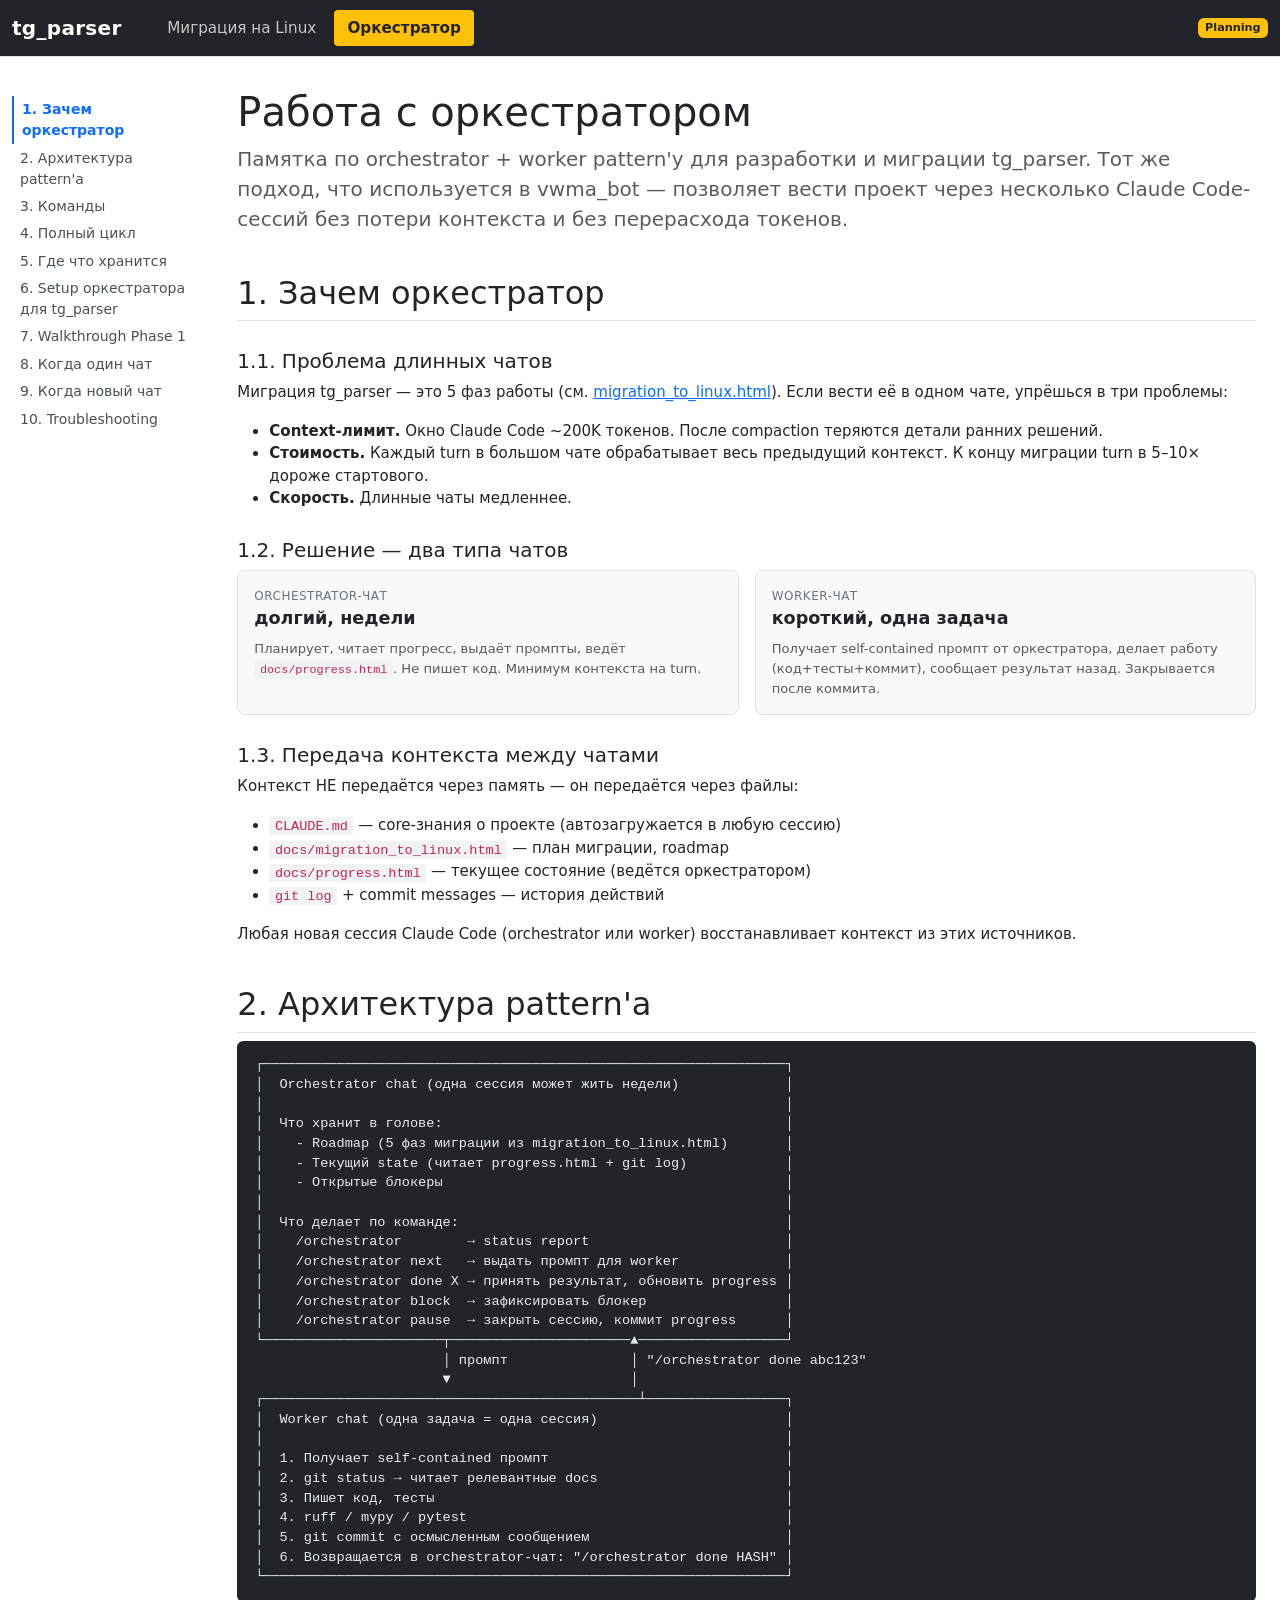
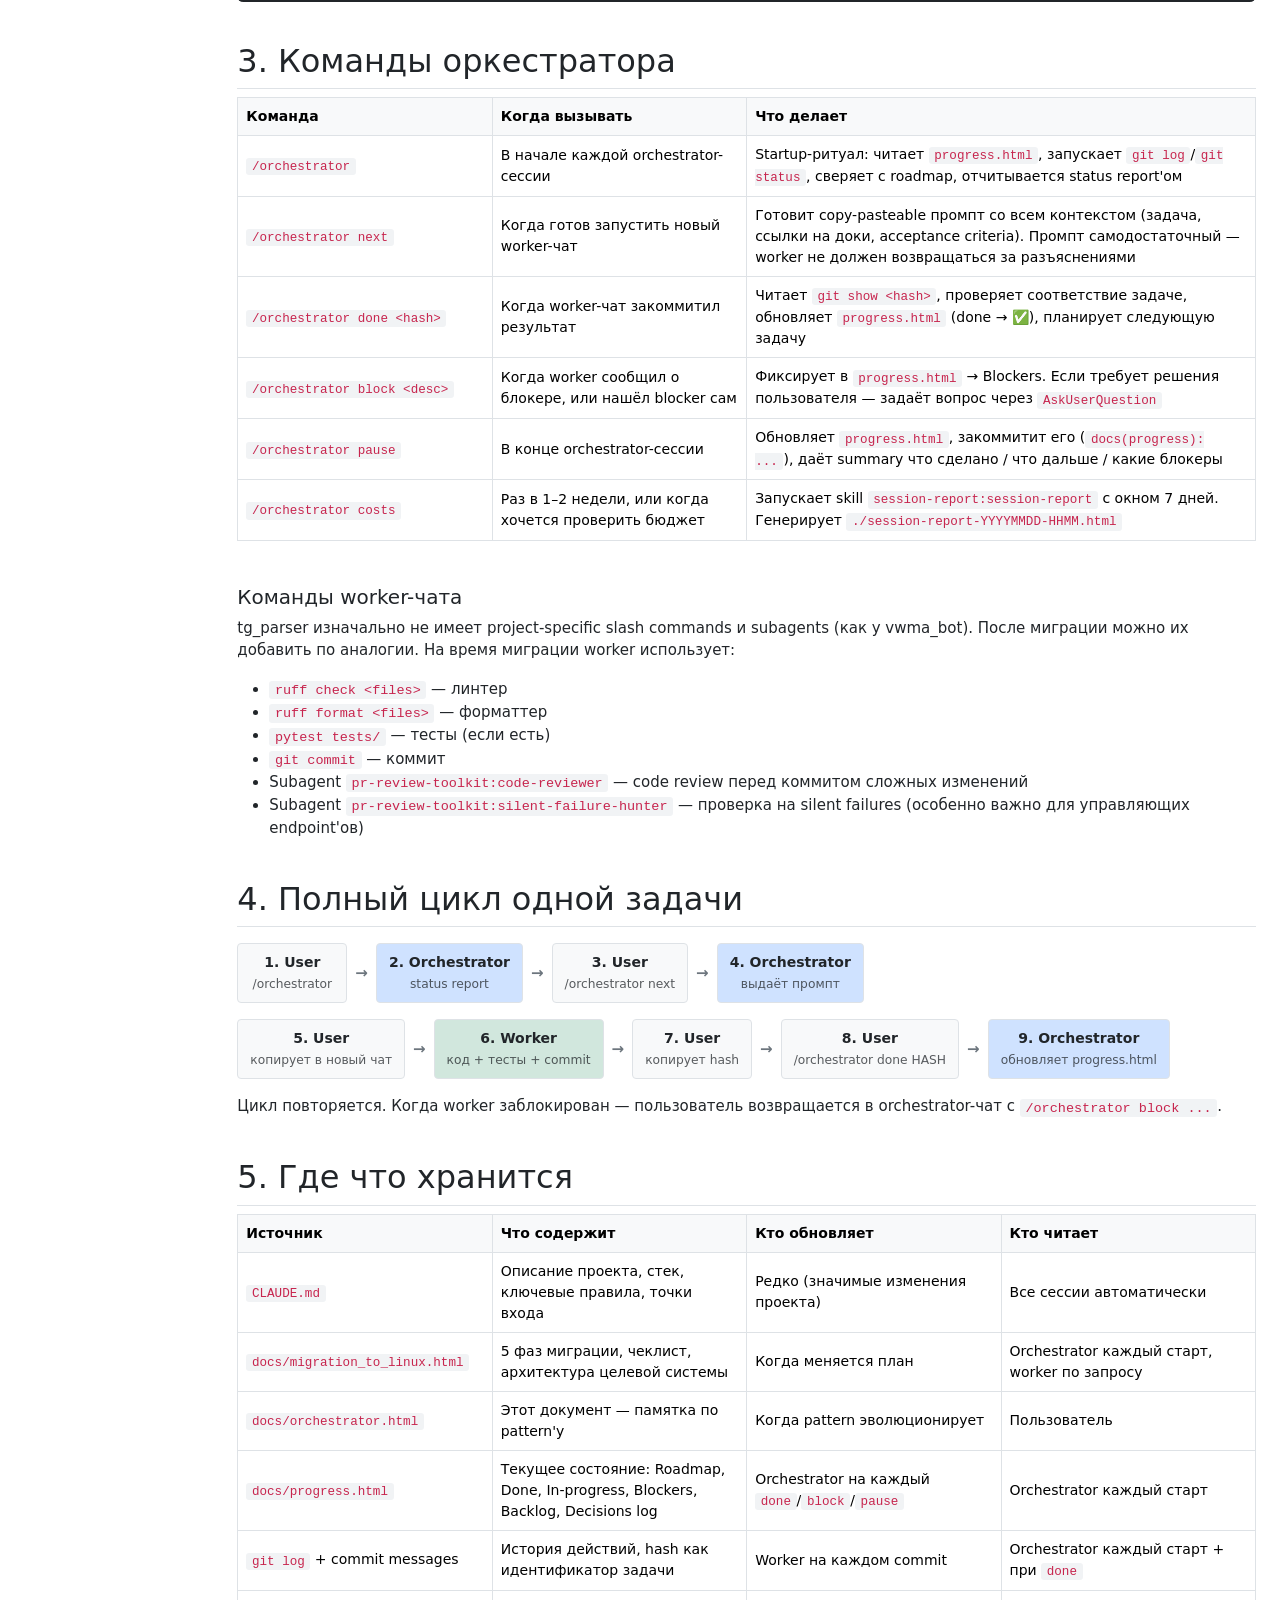
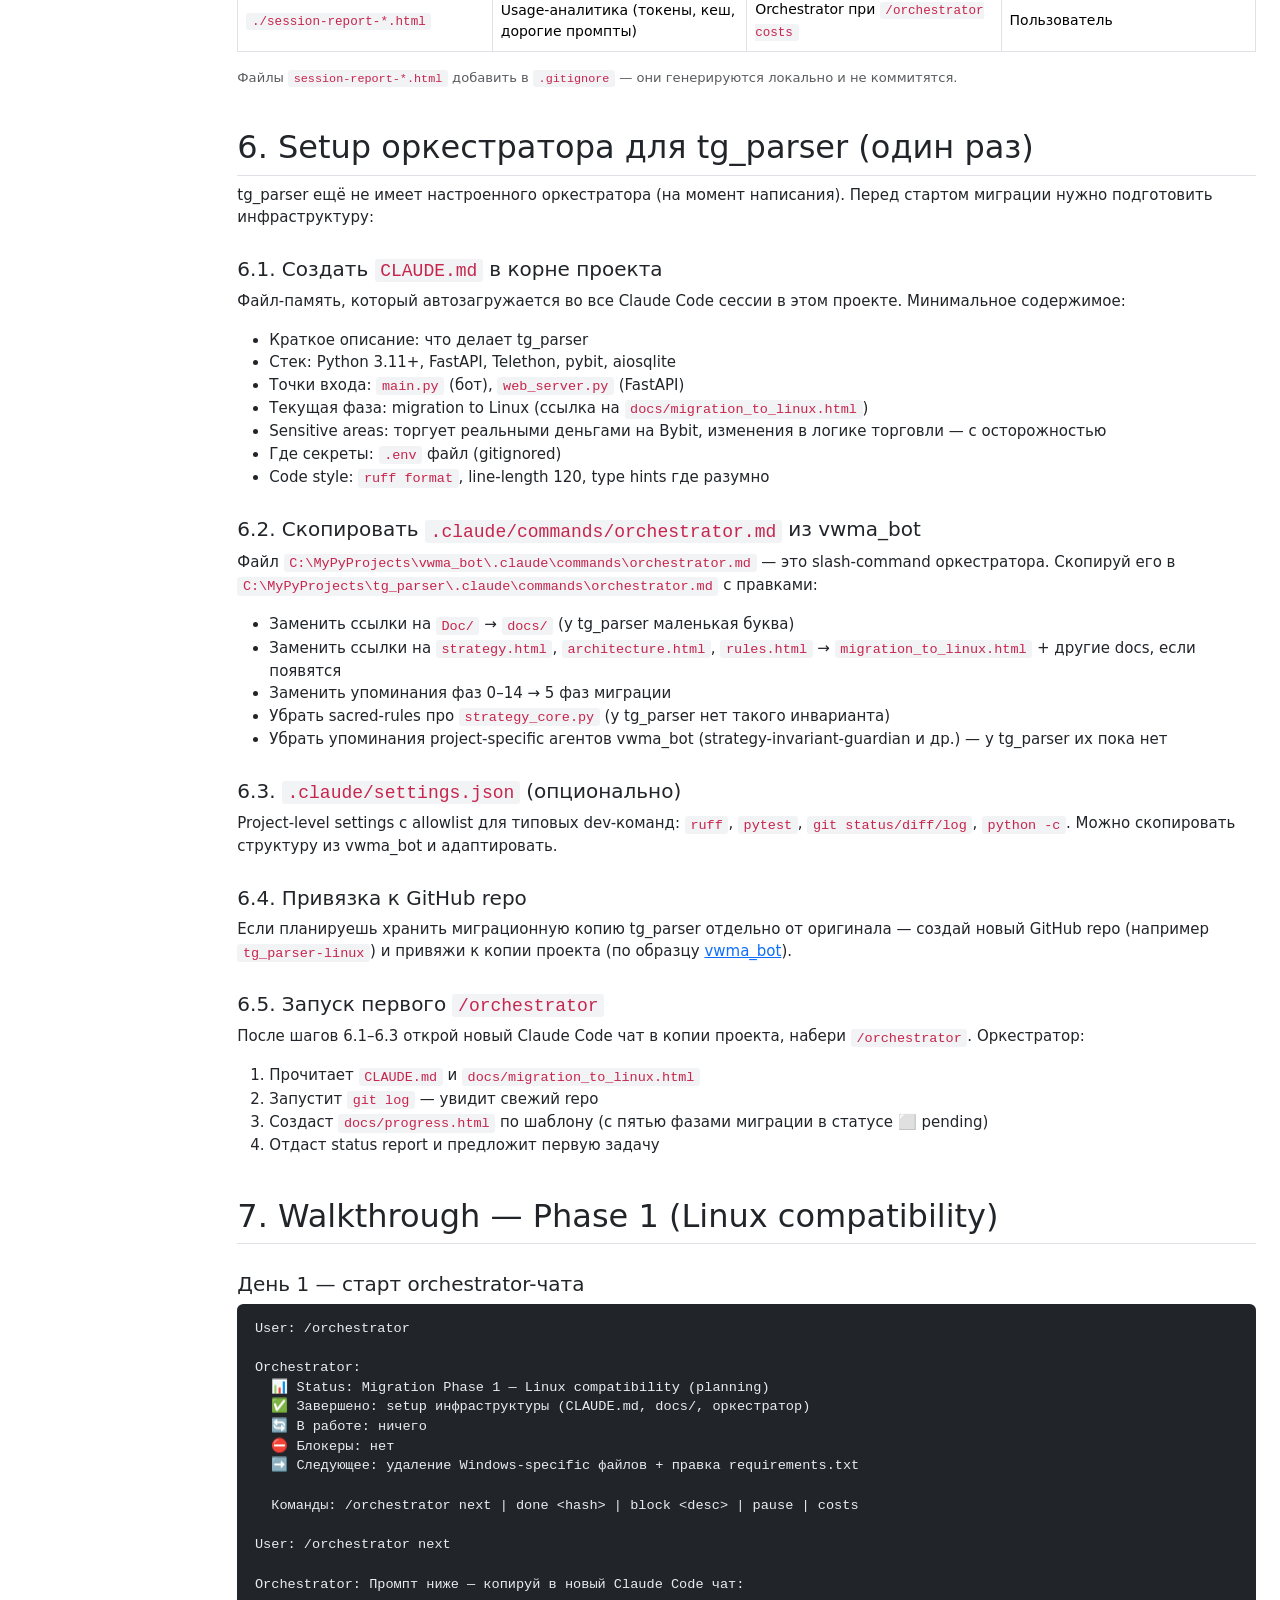
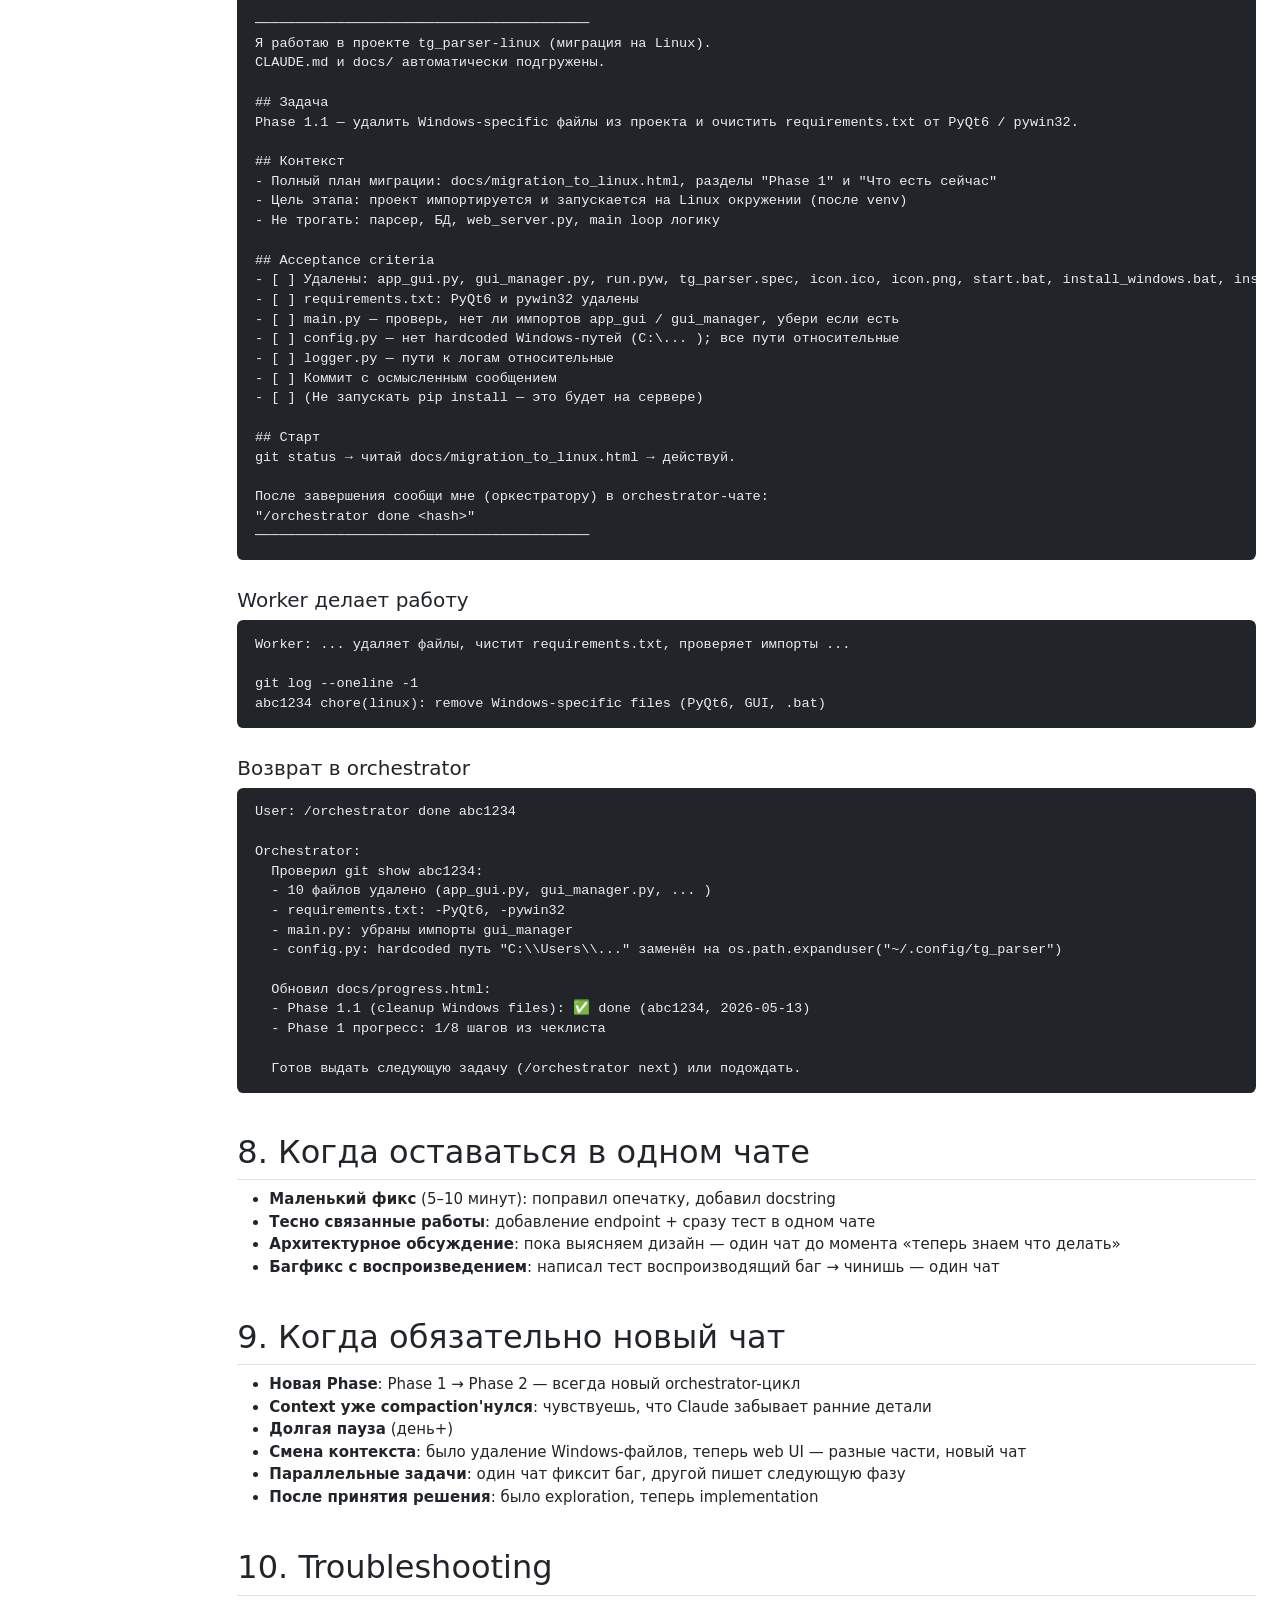
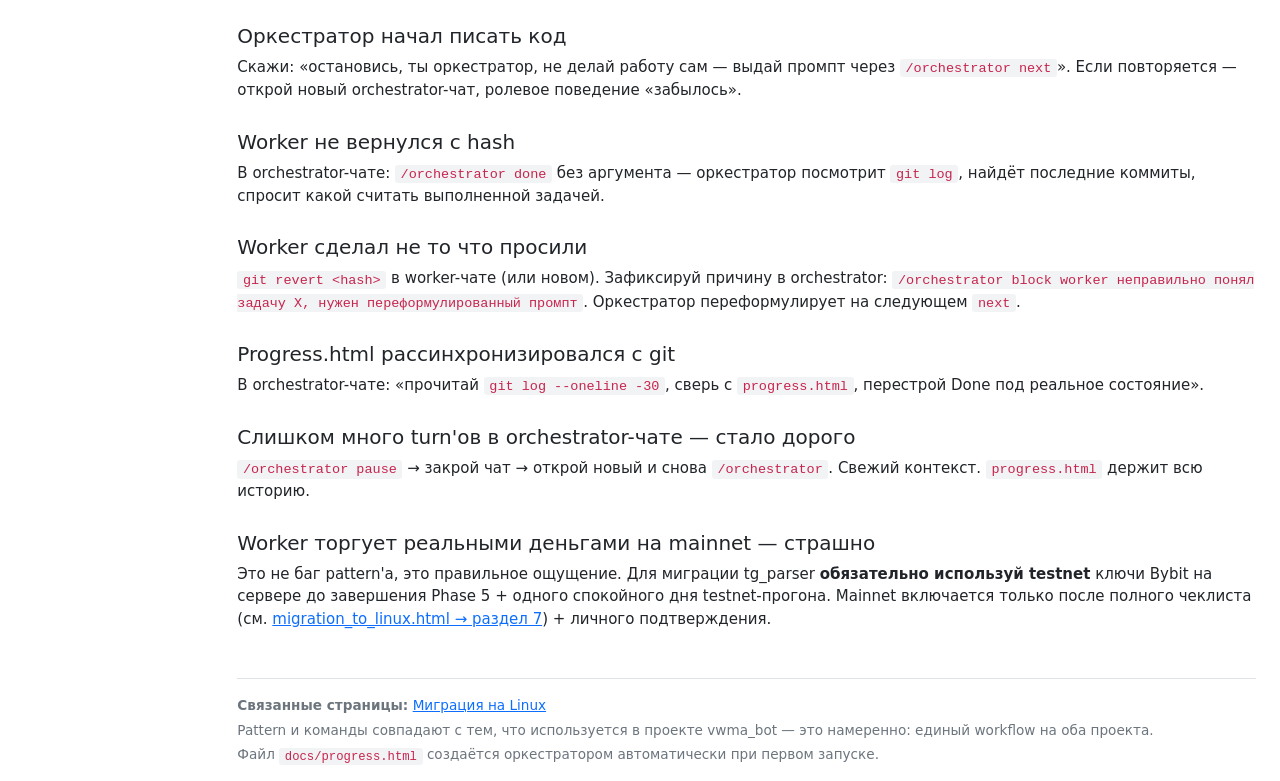
<file: docs/orchestrator.html>
<!DOCTYPE html>
<html lang="ru">
<head>
<meta charset="UTF-8">
<meta name="viewport" content="width=device-width, initial-scale=1.0">
<title>tg_parser — Работа с оркестратором</title>
<link href="https://cdn.jsdelivr.net/npm/bootstrap@5.3.3/dist/css/bootstrap.min.css" rel="stylesheet">
<link href="_assets/docs.css" rel="stylesheet">
</head>
<body>

<nav class="navbar navbar-expand-lg fixed-top bg-dark navbar-dark doc-nav border-bottom">
  <div class="container-fluid">
    <a class="navbar-brand text-white" href="migration_to_linux.html">tg_parser</a>
    <div class="d-flex align-items-center gap-1 mx-3 flex-grow-1">
      <a class="nav-link" href="migration_to_linux.html">Миграция на Linux</a>
      <a class="nav-link active" href="orchestrator.html">Оркестратор</a>
    </div>
    <span class="badge bg-warning text-dark">Planning</span>
  </div>
</nav>

<div class="container-fluid">
  <div class="row">

    <aside class="col-lg-2 d-none d-lg-block">
      <nav class="sidebar-nav nav flex-column pt-3">
        <a class="nav-link" href="#why">1. Зачем оркестратор</a>
        <a class="nav-link" href="#architecture">2. Архитектура pattern'а</a>
        <a class="nav-link" href="#commands">3. Команды</a>
        <a class="nav-link" href="#cycle">4. Полный цикл</a>
        <a class="nav-link" href="#storage">5. Где что хранится</a>
        <a class="nav-link" href="#setup">6. Setup оркестратора для tg_parser</a>
        <a class="nav-link" href="#worked-example">7. Walkthrough Phase 1</a>
        <a class="nav-link" href="#when-same">8. Когда один чат</a>
        <a class="nav-link" href="#when-new">9. Когда новый чат</a>
        <a class="nav-link" href="#troubleshooting">10. Troubleshooting</a>
      </nav>
    </aside>

    <main class="col-lg-10 px-md-4 py-3" id="top">

      <h1 class="display-6">Работа с оркестратором</h1>
      <p class="lead text-muted">
        Памятка по orchestrator + worker pattern'у для разработки и миграции tg_parser. Тот же подход, что используется в vwma_bot — позволяет вести проект через несколько Claude Code-сессий без потери контекста и без перерасхода токенов.
      </p>

      <!-- =================== 1. WHY =================== -->
      <section id="why" class="anchor-offset">
        <h2>1. Зачем оркестратор</h2>

        <h3>1.1. Проблема длинных чатов</h3>
        <p>Миграция tg_parser — это 5 фаз работы (см. <a href="migration_to_linux.html">migration_to_linux.html</a>). Если вести её в одном чате, упрёшься в три проблемы:</p>
        <ul>
          <li><strong>Context-лимит.</strong> Окно Claude Code ~200K токенов. После compaction теряются детали ранних решений.</li>
          <li><strong>Стоимость.</strong> Каждый turn в большом чате обрабатывает весь предыдущий контекст. К концу миграции turn в 5–10× дороже стартового.</li>
          <li><strong>Скорость.</strong> Длинные чаты медленнее.</li>
        </ul>

        <h3>1.2. Решение — два типа чатов</h3>
        <div class="row g-3">
          <div class="col-md-6">
            <div class="meta-card">
              <div class="label">Orchestrator-чат</div>
              <div class="value" style="font-size:1.1rem;">долгий, недели</div>
              <p class="text-muted small mt-2 mb-0">
                Планирует, читает прогресс, выдаёт промпты, ведёт <code>docs/progress.html</code>. Не пишет код. Минимум контекста на turn.
              </p>
            </div>
          </div>
          <div class="col-md-6">
            <div class="meta-card">
              <div class="label">Worker-чат</div>
              <div class="value" style="font-size:1.1rem;">короткий, одна задача</div>
              <p class="text-muted small mt-2 mb-0">
                Получает self-contained промпт от оркестратора, делает работу (код+тесты+коммит), сообщает результат назад. Закрывается после коммита.
              </p>
            </div>
          </div>
        </div>

        <h3>1.3. Передача контекста между чатами</h3>
        <p>Контекст НЕ передаётся через память — он передаётся через файлы:</p>
        <ul>
          <li><code>CLAUDE.md</code> — core-знания о проекте (автозагружается в любую сессию)</li>
          <li><code>docs/migration_to_linux.html</code> — план миграции, roadmap</li>
          <li><code>docs/progress.html</code> — текущее состояние (ведётся оркестратором)</li>
          <li><code>git log</code> + commit messages — история действий</li>
        </ul>
        <p>Любая новая сессия Claude Code (orchestrator или worker) восстанавливает контекст из этих источников.</p>
      </section>

      <!-- =================== 2. ARCHITECTURE =================== -->
      <section id="architecture" class="anchor-offset">
        <h2>2. Архитектура pattern'а</h2>
        <pre class="code-block"><code>┌────────────────────────────────────────────────────────────────┐
│  Orchestrator chat (одна сессия может жить недели)             │
│                                                                │
│  Что хранит в голове:                                          │
│    - Roadmap (5 фаз миграции из migration_to_linux.html)       │
│    - Текущий state (читает progress.html + git log)            │
│    - Открытые блокеры                                          │
│                                                                │
│  Что делает по команде:                                        │
│    /orchestrator        → status report                        │
│    /orchestrator next   → выдать промпт для worker             │
│    /orchestrator done X → принять результат, обновить progress │
│    /orchestrator block  → зафиксировать блокер                 │
│    /orchestrator pause  → закрыть сессию, коммит progress      │
└──────────────────────┬──────────────────────▲──────────────────┘
                       │ промпт               │ "/orchestrator done abc123"
                       ▼                      │
┌──────────────────────────────────────────────┴─────────────────┐
│  Worker chat (одна задача = одна сессия)                       │
│                                                                │
│  1. Получает self-contained промпт                             │
│  2. git status → читает релевантные docs                       │
│  3. Пишет код, тесты                                           │
│  4. ruff / mypy / pytest                                       │
│  5. git commit с осмысленным сообщением                        │
│  6. Возвращается в orchestrator-чат: "/orchestrator done HASH" │
└────────────────────────────────────────────────────────────────┘</code></pre>
      </section>

      <!-- =================== 3. COMMANDS =================== -->
      <section id="commands" class="anchor-offset">
        <h2>3. Команды оркестратора</h2>

        <div class="table-responsive">
          <table class="table table-fixed table-bordered">
            <thead><tr><th style="width:25%;">Команда</th><th style="width:25%;">Когда вызывать</th><th>Что делает</th></tr></thead>
            <tbody>
              <tr>
                <td><code>/orchestrator</code></td>
                <td>В начале каждой orchestrator-сессии</td>
                <td>Startup-ритуал: читает <code>progress.html</code>, запускает <code>git log</code>/<code>git status</code>, сверяет с roadmap, отчитывается status report'ом</td>
              </tr>
              <tr>
                <td><code>/orchestrator next</code></td>
                <td>Когда готов запустить новый worker-чат</td>
                <td>Готовит copy-pasteable промпт со всем контекстом (задача, ссылки на доки, acceptance criteria). Промпт самодостаточный — worker не должен возвращаться за разъяснениями</td>
              </tr>
              <tr>
                <td><code>/orchestrator done &lt;hash&gt;</code></td>
                <td>Когда worker-чат закоммитил результат</td>
                <td>Читает <code>git show &lt;hash&gt;</code>, проверяет соответствие задаче, обновляет <code>progress.html</code> (done → ✅), планирует следующую задачу</td>
              </tr>
              <tr>
                <td><code>/orchestrator block &lt;desc&gt;</code></td>
                <td>Когда worker сообщил о блокере, или нашёл blocker сам</td>
                <td>Фиксирует в <code>progress.html</code> → Blockers. Если требует решения пользователя — задаёт вопрос через <code>AskUserQuestion</code></td>
              </tr>
              <tr>
                <td><code>/orchestrator pause</code></td>
                <td>В конце orchestrator-сессии</td>
                <td>Обновляет <code>progress.html</code>, закоммитит его (<code>docs(progress): ...</code>), даёт summary что сделано / что дальше / какие блокеры</td>
              </tr>
              <tr>
                <td><code>/orchestrator costs</code></td>
                <td>Раз в 1–2 недели, или когда хочется проверить бюджет</td>
                <td>Запускает skill <code>session-report:session-report</code> с окном 7 дней. Генерирует <code>./session-report-YYYYMMDD-HHMM.html</code></td>
              </tr>
            </tbody>
          </table>
        </div>

        <h3>Команды worker-чата</h3>
        <p>tg_parser изначально не имеет project-specific slash commands и subagents (как у vwma_bot). После миграции можно их добавить по аналогии. На время миграции worker использует:</p>
        <ul>
          <li><code>ruff check &lt;files&gt;</code> — линтер</li>
          <li><code>ruff format &lt;files&gt;</code> — форматтер</li>
          <li><code>pytest tests/</code> — тесты (если есть)</li>
          <li><code>git commit</code> — коммит</li>
          <li>Subagent <code>pr-review-toolkit:code-reviewer</code> — code review перед коммитом сложных изменений</li>
          <li>Subagent <code>pr-review-toolkit:silent-failure-hunter</code> — проверка на silent failures (особенно важно для управляющих endpoint'ов)</li>
        </ul>
      </section>

      <!-- =================== 4. CYCLE =================== -->
      <section id="cycle" class="anchor-offset">
        <h2>4. Полный цикл одной задачи</h2>

        <div class="stage-flow my-3">
          <div class="stage-box bg-light">
            <div class="fw-bold">1. User</div>
            <small class="text-muted">/orchestrator</small>
          </div>
          <div class="stage-arrow">→</div>
          <div class="stage-box" style="background:#cfe2ff;">
            <div class="fw-bold">2. Orchestrator</div>
            <small class="text-muted">status report</small>
          </div>
          <div class="stage-arrow">→</div>
          <div class="stage-box bg-light">
            <div class="fw-bold">3. User</div>
            <small class="text-muted">/orchestrator next</small>
          </div>
          <div class="stage-arrow">→</div>
          <div class="stage-box" style="background:#cfe2ff;">
            <div class="fw-bold">4. Orchestrator</div>
            <small class="text-muted">выдаёт промпт</small>
          </div>
        </div>

        <div class="stage-flow my-3">
          <div class="stage-box bg-light">
            <div class="fw-bold">5. User</div>
            <small class="text-muted">копирует в новый чат</small>
          </div>
          <div class="stage-arrow">→</div>
          <div class="stage-box" style="background:#d1e7dd;">
            <div class="fw-bold">6. Worker</div>
            <small class="text-muted">код + тесты + commit</small>
          </div>
          <div class="stage-arrow">→</div>
          <div class="stage-box bg-light">
            <div class="fw-bold">7. User</div>
            <small class="text-muted">копирует hash</small>
          </div>
          <div class="stage-arrow">→</div>
          <div class="stage-box bg-light">
            <div class="fw-bold">8. User</div>
            <small class="text-muted">/orchestrator done HASH</small>
          </div>
          <div class="stage-arrow">→</div>
          <div class="stage-box" style="background:#cfe2ff;">
            <div class="fw-bold">9. Orchestrator</div>
            <small class="text-muted">обновляет progress.html</small>
          </div>
        </div>

        <p>Цикл повторяется. Когда worker заблокирован — пользователь возвращается в orchestrator-чат с <code>/orchestrator block ...</code>.</p>
      </section>

      <!-- =================== 5. STORAGE =================== -->
      <section id="storage" class="anchor-offset">
        <h2>5. Где что хранится</h2>
        <div class="table-responsive">
          <table class="table table-fixed table-bordered">
            <thead>
              <tr>
                <th style="width:25%;">Источник</th>
                <th style="width:25%;">Что содержит</th>
                <th style="width:25%;">Кто обновляет</th>
                <th>Кто читает</th>
              </tr>
            </thead>
            <tbody>
              <tr>
                <td><code>CLAUDE.md</code></td>
                <td>Описание проекта, стек, ключевые правила, точки входа</td>
                <td>Редко (значимые изменения проекта)</td>
                <td>Все сессии автоматически</td>
              </tr>
              <tr>
                <td><code>docs/migration_to_linux.html</code></td>
                <td>5 фаз миграции, чеклист, архитектура целевой системы</td>
                <td>Когда меняется план</td>
                <td>Orchestrator каждый старт, worker по запросу</td>
              </tr>
              <tr>
                <td><code>docs/orchestrator.html</code></td>
                <td>Этот документ — памятка по pattern'у</td>
                <td>Когда pattern эволюционирует</td>
                <td>Пользователь</td>
              </tr>
              <tr>
                <td><code>docs/progress.html</code></td>
                <td>Текущее состояние: Roadmap, Done, In-progress, Blockers, Backlog, Decisions log</td>
                <td>Orchestrator на каждый <code>done</code>/<code>block</code>/<code>pause</code></td>
                <td>Orchestrator каждый старт</td>
              </tr>
              <tr>
                <td><code>git log</code> + commit messages</td>
                <td>История действий, hash как идентификатор задачи</td>
                <td>Worker на каждом commit</td>
                <td>Orchestrator каждый старт + при <code>done</code></td>
              </tr>
              <tr>
                <td><code>./session-report-*.html</code></td>
                <td>Usage-аналитика (токены, кеш, дорогие промпты)</td>
                <td>Orchestrator при <code>/orchestrator costs</code></td>
                <td>Пользователь</td>
              </tr>
            </tbody>
          </table>
        </div>
        <p class="text-muted small">Файлы <code>session-report-*.html</code> добавить в <code>.gitignore</code> — они генерируются локально и не коммитятся.</p>
      </section>

      <!-- =================== 6. SETUP =================== -->
      <section id="setup" class="anchor-offset">
        <h2>6. Setup оркестратора для tg_parser (один раз)</h2>

        <p>tg_parser ещё не имеет настроенного оркестратора (на момент написания). Перед стартом миграции нужно подготовить инфраструктуру:</p>

        <h3>6.1. Создать <code>CLAUDE.md</code> в корне проекта</h3>
        <p>Файл-память, который автозагружается во все Claude Code сессии в этом проекте. Минимальное содержимое:</p>
        <ul>
          <li>Краткое описание: что делает tg_parser</li>
          <li>Стек: Python 3.11+, FastAPI, Telethon, pybit, aiosqlite</li>
          <li>Точки входа: <code>main.py</code> (бот), <code>web_server.py</code> (FastAPI)</li>
          <li>Текущая фаза: migration to Linux (ссылка на <code>docs/migration_to_linux.html</code>)</li>
          <li>Sensitive areas: торгует реальными деньгами на Bybit, изменения в логике торговли — с осторожностью</li>
          <li>Где секреты: <code>.env</code> файл (gitignored)</li>
          <li>Code style: <code>ruff format</code>, line-length 120, type hints где разумно</li>
        </ul>

        <h3>6.2. Скопировать <code>.claude/commands/orchestrator.md</code> из vwma_bot</h3>
        <p>Файл <code>C:\MyPyProjects\vwma_bot\.claude\commands\orchestrator.md</code> — это slash-command оркестратора. Скопируй его в <code>C:\MyPyProjects\tg_parser\.claude\commands\orchestrator.md</code> с правками:</p>
        <ul>
          <li>Заменить ссылки на <code>Doc/</code> → <code>docs/</code> (у tg_parser маленькая буква)</li>
          <li>Заменить ссылки на <code>strategy.html</code>, <code>architecture.html</code>, <code>rules.html</code> → <code>migration_to_linux.html</code> + другие docs, если появятся</li>
          <li>Заменить упоминания фаз 0–14 → 5 фаз миграции</li>
          <li>Убрать sacred-rules про <code>strategy_core.py</code> (у tg_parser нет такого инварианта)</li>
          <li>Убрать упоминания project-specific агентов vwma_bot (strategy-invariant-guardian и др.) — у tg_parser их пока нет</li>
        </ul>

        <h3>6.3. <code>.claude/settings.json</code> (опционально)</h3>
        <p>Project-level settings с allowlist для типовых dev-команд: <code>ruff</code>, <code>pytest</code>, <code>git status/diff/log</code>, <code>python -c</code>. Можно скопировать структуру из vwma_bot и адаптировать.</p>

        <h3>6.4. Привязка к GitHub repo</h3>
        <p>Если планируешь хранить миграционную копию tg_parser отдельно от оригинала — создай новый GitHub repo (например <code>tg_parser-linux</code>) и привяжи к копии проекта (по образцу <a href="../../vwma_bot/Doc/architecture.html">vwma_bot</a>).</p>

        <h3>6.5. Запуск первого <code>/orchestrator</code></h3>
        <p>После шагов 6.1–6.3 открой новый Claude Code чат в копии проекта, набери <code>/orchestrator</code>. Оркестратор:</p>
        <ol>
          <li>Прочитает <code>CLAUDE.md</code> и <code>docs/migration_to_linux.html</code></li>
          <li>Запустит <code>git log</code> — увидит свежий repo</li>
          <li>Создаст <code>docs/progress.html</code> по шаблону (с пятью фазами миграции в статусе ⬜ pending)</li>
          <li>Отдаст status report и предложит первую задачу</li>
        </ol>
      </section>

      <!-- =================== 7. WORKED EXAMPLE =================== -->
      <section id="worked-example" class="anchor-offset">
        <h2>7. Walkthrough — Phase 1 (Linux compatibility)</h2>

        <h3>День 1 — старт orchestrator-чата</h3>
        <pre class="code-block"><code>User: /orchestrator

Orchestrator:
  📊 Status: Migration Phase 1 — Linux compatibility (planning)
  ✅ Завершено: setup инфраструктуры (CLAUDE.md, docs/, оркестратор)
  🔄 В работе: ничего
  ⛔ Блокеры: нет
  ➡️ Следующее: удаление Windows-specific файлов + правка requirements.txt

  Команды: /orchestrator next | done &lt;hash&gt; | block &lt;desc&gt; | pause | costs

User: /orchestrator next

Orchestrator: Промпт ниже — копируй в новый Claude Code чат:

─────────────────────────────────────────
Я работаю в проекте tg_parser-linux (миграция на Linux).
CLAUDE.md и docs/ автоматически подгружены.

## Задача
Phase 1.1 — удалить Windows-specific файлы из проекта и очистить requirements.txt от PyQt6 / pywin32.

## Контекст
- Полный план миграции: docs/migration_to_linux.html, разделы "Phase 1" и "Что есть сейчас"
- Цель этапа: проект импортируется и запускается на Linux окружении (после venv)
- Не трогать: парсер, БД, web_server.py, main loop логику

## Acceptance criteria
- [ ] Удалены: app_gui.py, gui_manager.py, run.pyw, tg_parser.spec, icon.ico, icon.png, start.bat, install_windows.bat, install_windows.ps1, open_firewall.bat
- [ ] requirements.txt: PyQt6 и pywin32 удалены
- [ ] main.py — проверь, нет ли импортов app_gui / gui_manager, убери если есть
- [ ] config.py — нет hardcoded Windows-путей (C:\... ); все пути относительные
- [ ] logger.py — пути к логам относительные
- [ ] Коммит с осмысленным сообщением
- [ ] (Не запускать pip install — это будет на сервере)

## Старт
git status → читай docs/migration_to_linux.html → действуй.

После завершения сообщи мне (оркестратору) в orchestrator-чате:
"/orchestrator done &lt;hash&gt;"
─────────────────────────────────────────</code></pre>

        <h3>Worker делает работу</h3>
        <pre class="code-block"><code>Worker: ... удаляет файлы, чистит requirements.txt, проверяет импорты ...

git log --oneline -1
abc1234 chore(linux): remove Windows-specific files (PyQt6, GUI, .bat)</code></pre>

        <h3>Возврат в orchestrator</h3>
        <pre class="code-block"><code>User: /orchestrator done abc1234

Orchestrator:
  Проверил git show abc1234:
  - 10 файлов удалено (app_gui.py, gui_manager.py, ... )
  - requirements.txt: -PyQt6, -pywin32
  - main.py: убраны импорты gui_manager
  - config.py: hardcoded путь "C:\\Users\\..." заменён на os.path.expanduser("~/.config/tg_parser")

  Обновил docs/progress.html:
  - Phase 1.1 (cleanup Windows files): ✅ done (abc1234, 2026-05-13)
  - Phase 1 прогресс: 1/8 шагов из чеклиста

  Готов выдать следующую задачу (/orchestrator next) или подождать.</code></pre>
      </section>

      <!-- =================== 8. WHEN SAME =================== -->
      <section id="when-same" class="anchor-offset">
        <h2>8. Когда оставаться в одном чате</h2>
        <ul>
          <li><strong>Маленький фикс</strong> (5–10 минут): поправил опечатку, добавил docstring</li>
          <li><strong>Тесно связанные работы</strong>: добавление endpoint + сразу тест в одном чате</li>
          <li><strong>Архитектурное обсуждение</strong>: пока выясняем дизайн — один чат до момента «теперь знаем что делать»</li>
          <li><strong>Багфикс с воспроизведением</strong>: написал тест воспроизводящий баг → чинишь — один чат</li>
        </ul>
      </section>

      <!-- =================== 9. WHEN NEW =================== -->
      <section id="when-new" class="anchor-offset">
        <h2>9. Когда обязательно новый чат</h2>
        <ul>
          <li><strong>Новая Phase</strong>: Phase 1 → Phase 2 — всегда новый orchestrator-цикл</li>
          <li><strong>Context уже compaction'нулся</strong>: чувствуешь, что Claude забывает ранние детали</li>
          <li><strong>Долгая пауза</strong> (день+)</li>
          <li><strong>Смена контекста</strong>: было удаление Windows-файлов, теперь web UI — разные части, новый чат</li>
          <li><strong>Параллельные задачи</strong>: один чат фиксит баг, другой пишет следующую фазу</li>
          <li><strong>После принятия решения</strong>: было exploration, теперь implementation</li>
        </ul>
      </section>

      <!-- =================== 10. TROUBLESHOOTING =================== -->
      <section id="troubleshooting" class="anchor-offset">
        <h2>10. Troubleshooting</h2>

        <h3>Оркестратор начал писать код</h3>
        <p>Скажи: «остановись, ты оркестратор, не делай работу сам — выдай промпт через <code>/orchestrator next</code>». Если повторяется — открой новый orchestrator-чат, ролевое поведение «забылось».</p>

        <h3>Worker не вернулся с hash</h3>
        <p>В orchestrator-чате: <code>/orchestrator done</code> без аргумента — оркестратор посмотрит <code>git log</code>, найдёт последние коммиты, спросит какой считать выполненной задачей.</p>

        <h3>Worker сделал не то что просили</h3>
        <p><code>git revert &lt;hash&gt;</code> в worker-чате (или новом). Зафиксируй причину в orchestrator: <code>/orchestrator block worker неправильно понял задачу X, нужен переформулированный промпт</code>. Оркестратор переформулирует на следующем <code>next</code>.</p>

        <h3>Progress.html рассинхронизировался с git</h3>
        <p>В orchestrator-чате: «прочитай <code>git log --oneline -30</code>, сверь с <code>progress.html</code>, перестрой Done под реальное состояние».</p>

        <h3>Слишком много turn'ов в orchestrator-чате — стало дорого</h3>
        <p><code>/orchestrator pause</code> → закрой чат → открой новый и снова <code>/orchestrator</code>. Свежий контекст. <code>progress.html</code> держит всю историю.</p>

        <h3>Worker торгует реальными деньгами на mainnet — страшно</h3>
        <p>Это не баг pattern'а, это правильное ощущение. Для миграции tg_parser <strong>обязательно используй testnet</strong> ключи Bybit на сервере до завершения Phase 5 + одного спокойного дня testnet-прогона. Mainnet включается только после полного чеклиста (см. <a href="migration_to_linux.html#checklist">migration_to_linux.html → раздел 7</a>) + личного подтверждения.</p>
      </section>

      <footer class="doc-footer">
        <p class="mb-1">
          <strong>Связанные страницы:</strong>
          <a href="migration_to_linux.html">Миграция на Linux</a>
        </p>
        <p class="mb-1">Pattern и команды совпадают с тем, что используется в проекте vwma_bot — это намеренно: единый workflow на оба проекта.</p>
        <p class="mb-0">Файл <code>docs/progress.html</code> создаётся оркестратором автоматически при первом запуске.</p>
      </footer>

    </main>
  </div>
</div>

<script src="_assets/docs-nav.js"></script>

</body>
</html>
</file>
<file: docs/_assets/docs.css>
/* Shared styles for vwma_bot documentation pages */

:root {
  --sacred-bg: #fff5f5;
  --sacred-border: #dc3545;
  --formula-bg: #f8f9fa;
  --kbd-bg: #212529;
  --doc-nav-active: #ffc107;
}

body { padding-top: 4.5rem; font-size: 15px; }

/* Top doc-nav */
.doc-nav .navbar-brand { font-weight: 700; letter-spacing: 0.3px; }
.doc-nav .nav-link { color: rgba(255, 255, 255, 0.75); padding: 0.4rem 0.85rem; font-size: 0.95rem; border-radius: 0.25rem; transition: background 0.15s, color 0.15s; }
.doc-nav .nav-link:hover { color: white; background: rgba(255, 255, 255, 0.1); }
.doc-nav .nav-link.active { color: #212529; background: var(--doc-nav-active); font-weight: 600; }

/* Sidebar */
.sidebar-nav { position: sticky; top: 5rem; max-height: calc(100vh - 6rem); overflow-y: auto; }
.sidebar-nav .nav-link { font-size: 0.875rem; padding: 0.2rem 0.5rem; color: #495057; }
.sidebar-nav .nav-link.active { font-weight: 600; color: #0d6efd; border-left: 2px solid #0d6efd; }

/* Section headings */
h2 { margin-top: 2.5rem; padding-bottom: 0.5rem; border-bottom: 1px solid #dee2e6; }
h3 { margin-top: 1.75rem; font-size: 1.25rem; }

/* Sacred / invariant blocks */
.sacred {
  background: var(--sacred-bg);
  border-left: 4px solid var(--sacred-border);
  padding: 0.75rem 1rem;
  border-radius: 0.25rem;
  margin: 1rem 0;
}
.sacred-badge {
  background: var(--sacred-border);
  color: white;
  padding: 0.15rem 0.5rem;
  border-radius: 0.25rem;
  font-size: 0.7rem;
  font-weight: 700;
  letter-spacing: 0.5px;
  text-transform: uppercase;
}

/* Formula / code blocks */
.formula {
  background: var(--formula-bg);
  border: 1px solid #dee2e6;
  border-radius: 0.25rem;
  padding: 0.6rem 0.9rem;
  font-family: "Consolas", "Cascadia Mono", monospace;
  font-size: 0.875rem;
  margin: 0.5rem 0;
  white-space: pre-wrap;
  overflow-x: auto;
}
code {
  background: #f1f3f5;
  padding: 0.1rem 0.35rem;
  border-radius: 0.2rem;
  color: #c7254e;
  font-size: 0.9em;
}
pre.code-block {
  background: #212529;
  color: #e9ecef;
  border-radius: 0.4rem;
  padding: 0.9rem 1.1rem;
  font-size: 0.85rem;
  overflow-x: auto;
  line-height: 1.45;
}
pre.code-block code {
  background: transparent;
  color: inherit;
  padding: 0;
}

/* Tables */
.table-fixed { table-layout: auto; font-size: 0.875rem; }
.table-fixed th { background: #f8f9fa; font-weight: 600; vertical-align: middle; }
.table-fixed td { vertical-align: middle; }

/* Level tags (X100/X50/X25) */
.level-tag {
  display: inline-block;
  padding: 0.1rem 0.45rem;
  border-radius: 0.25rem;
  font-size: 0.75rem;
  font-weight: 600;
  margin: 0.05rem 0.1rem;
  color: white;
}
.level-x100 { background: #6c757d; }
.level-x50 { background: #fd7e14; }
.level-x25 { background: #dc3545; }
.level-all { background: #198754; }

/* Risk pills */
.risk-pill {
  display: inline-block;
  width: 2.5em;
  text-align: center;
  padding: 0.1rem 0.3rem;
  border-radius: 0.25rem;
  font-family: "Consolas", monospace;
  font-weight: 600;
}
.risk-0 { background: #d1e7dd; color: #0a3622; }
.risk-1 { background: #cff4fc; color: #055160; }
.risk-2 { background: #fff3cd; color: #664d03; }
.risk-3 { background: #f8d7da; color: #58151c; }

/* Stage flow diagram */
.stage-flow {
  display: flex;
  gap: 0.5rem;
  align-items: center;
  flex-wrap: wrap;
  margin: 1rem 0;
}
.stage-box {
  border: 1px solid #dee2e6;
  border-radius: 0.25rem;
  padding: 0.5rem 0.75rem;
  background: white;
  font-size: 0.875rem;
  min-width: 110px;
  text-align: center;
}
.stage-arrow { color: #6c757d; font-weight: 600; }

/* Stat cards */
.meta-card {
  background: #f8f9fa;
  border: 1px solid #dee2e6;
  border-radius: 0.5rem;
  padding: 1rem;
  height: 100%;
}
.meta-card .label { font-size: 0.75rem; color: #6c757d; text-transform: uppercase; letter-spacing: 0.5px; }
.meta-card .value { font-size: 1.5rem; font-weight: 600; color: #212529; }
.meta-card .unit { font-size: 0.875rem; color: #6c757d; margin-left: 0.25rem; }

/* Misc */
.danger-list li { margin-bottom: 0.4rem; }
.danger-list li::marker { color: var(--sacred-border); }
.anchor-offset { scroll-margin-top: 5rem; }
kbd {
  background: var(--kbd-bg);
  color: white;
  padding: 0.1rem 0.4rem;
  border-radius: 0.2rem;
  font-size: 0.8rem;
}

/* Doc-page hub cards (for index/landing) */
.hub-card {
  border: 1px solid #dee2e6;
  border-radius: 0.5rem;
  padding: 1.25rem;
  height: 100%;
  background: white;
  transition: border-color 0.15s, box-shadow 0.15s;
  text-decoration: none;
  color: inherit;
  display: block;
}
.hub-card:hover {
  border-color: #0d6efd;
  box-shadow: 0 0.25rem 0.5rem rgba(13, 110, 253, 0.1);
  color: inherit;
}
.hub-card h4 { margin-top: 0; margin-bottom: 0.5rem; color: #0d6efd; }
.hub-card p { margin-bottom: 0; color: #6c757d; font-size: 0.9rem; }

/* Footer */
.doc-footer {
  margin-top: 3rem;
  padding-top: 1rem;
  border-top: 1px solid #dee2e6;
  color: #6c757d;
  font-size: 0.85rem;
}
</file>
